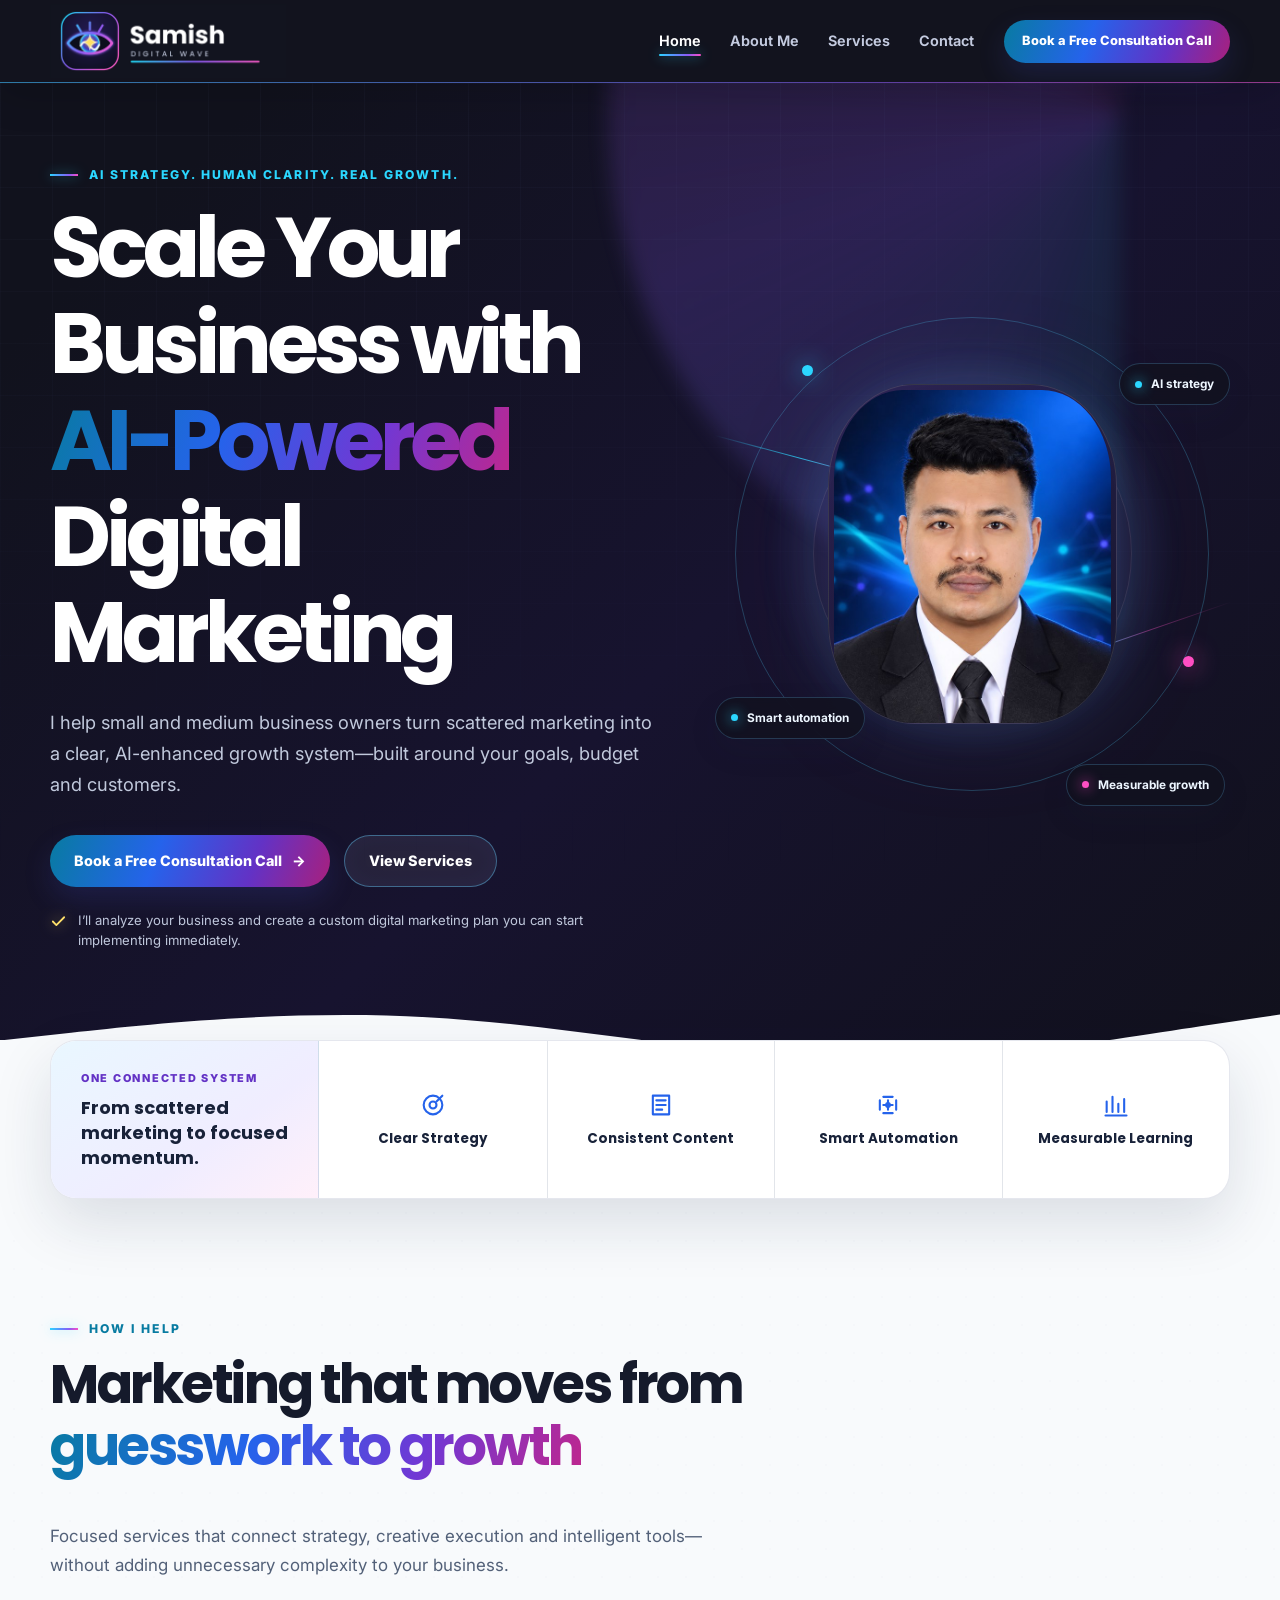
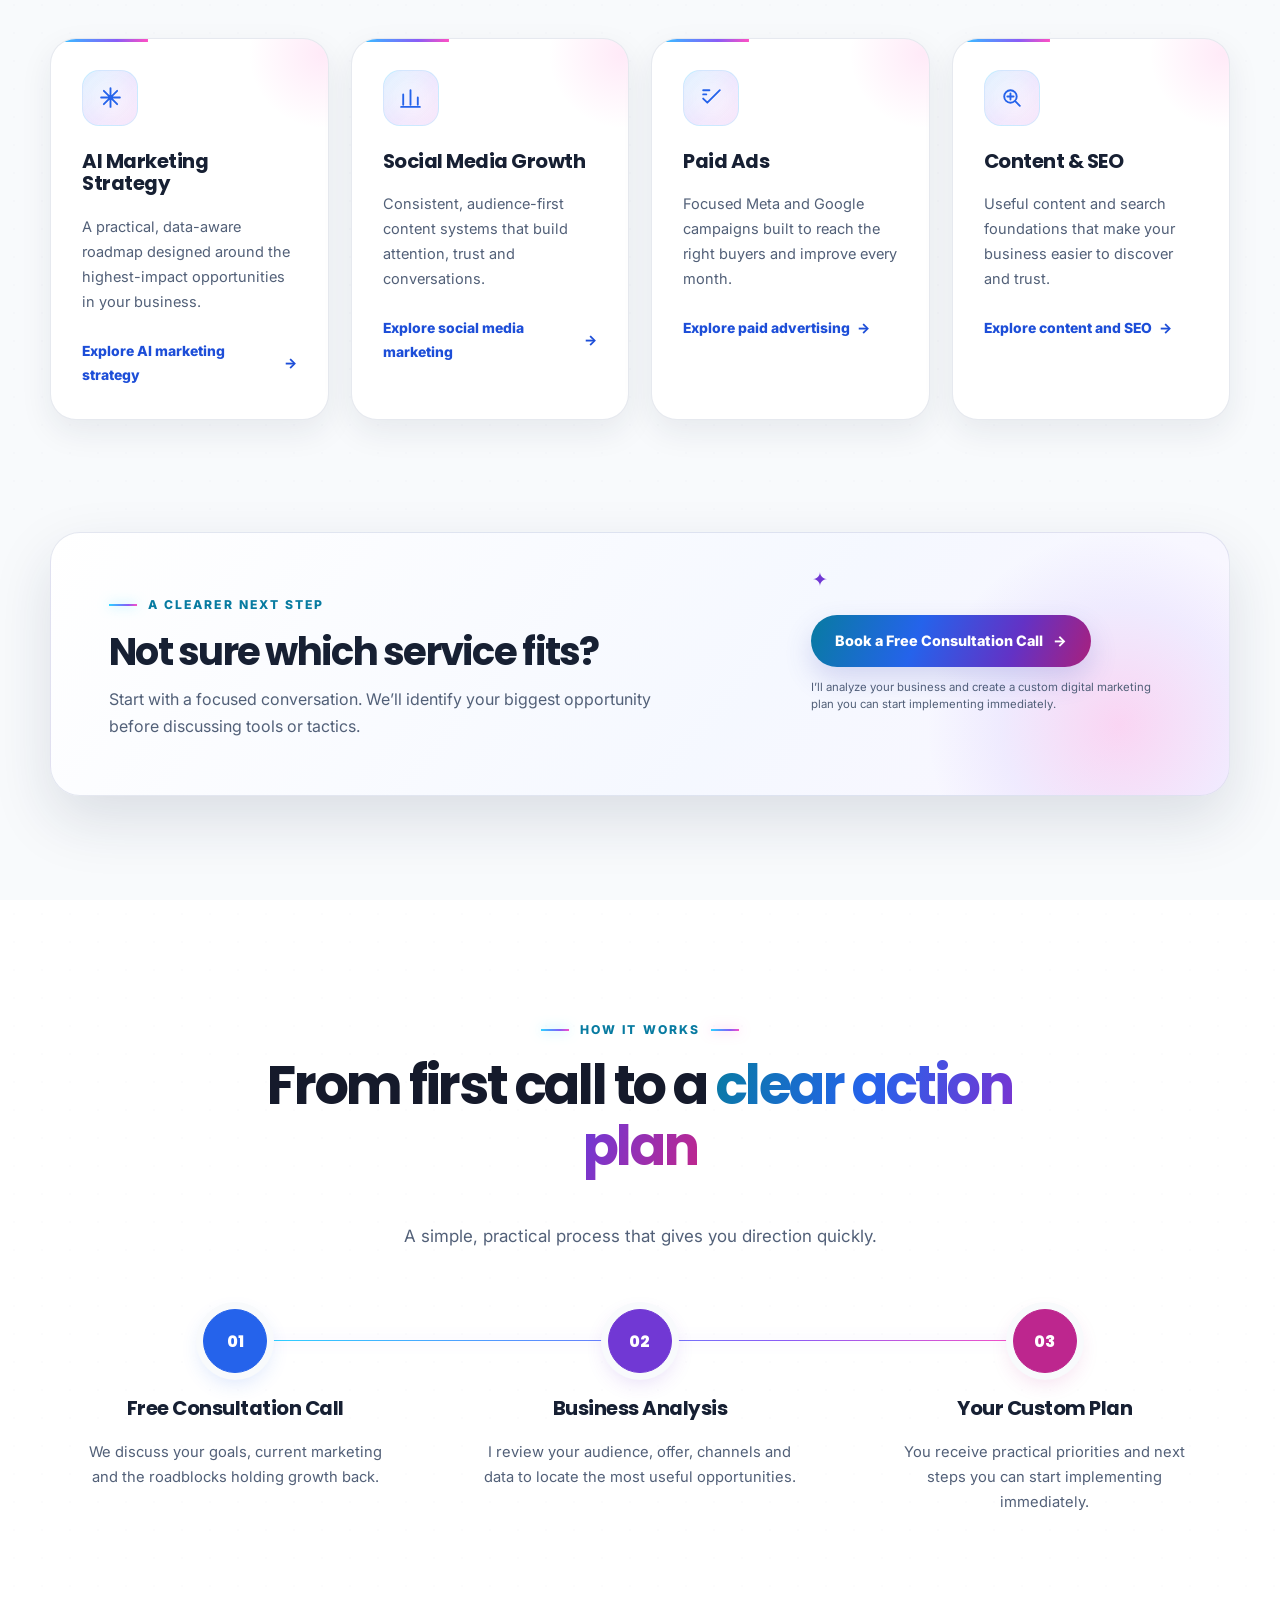
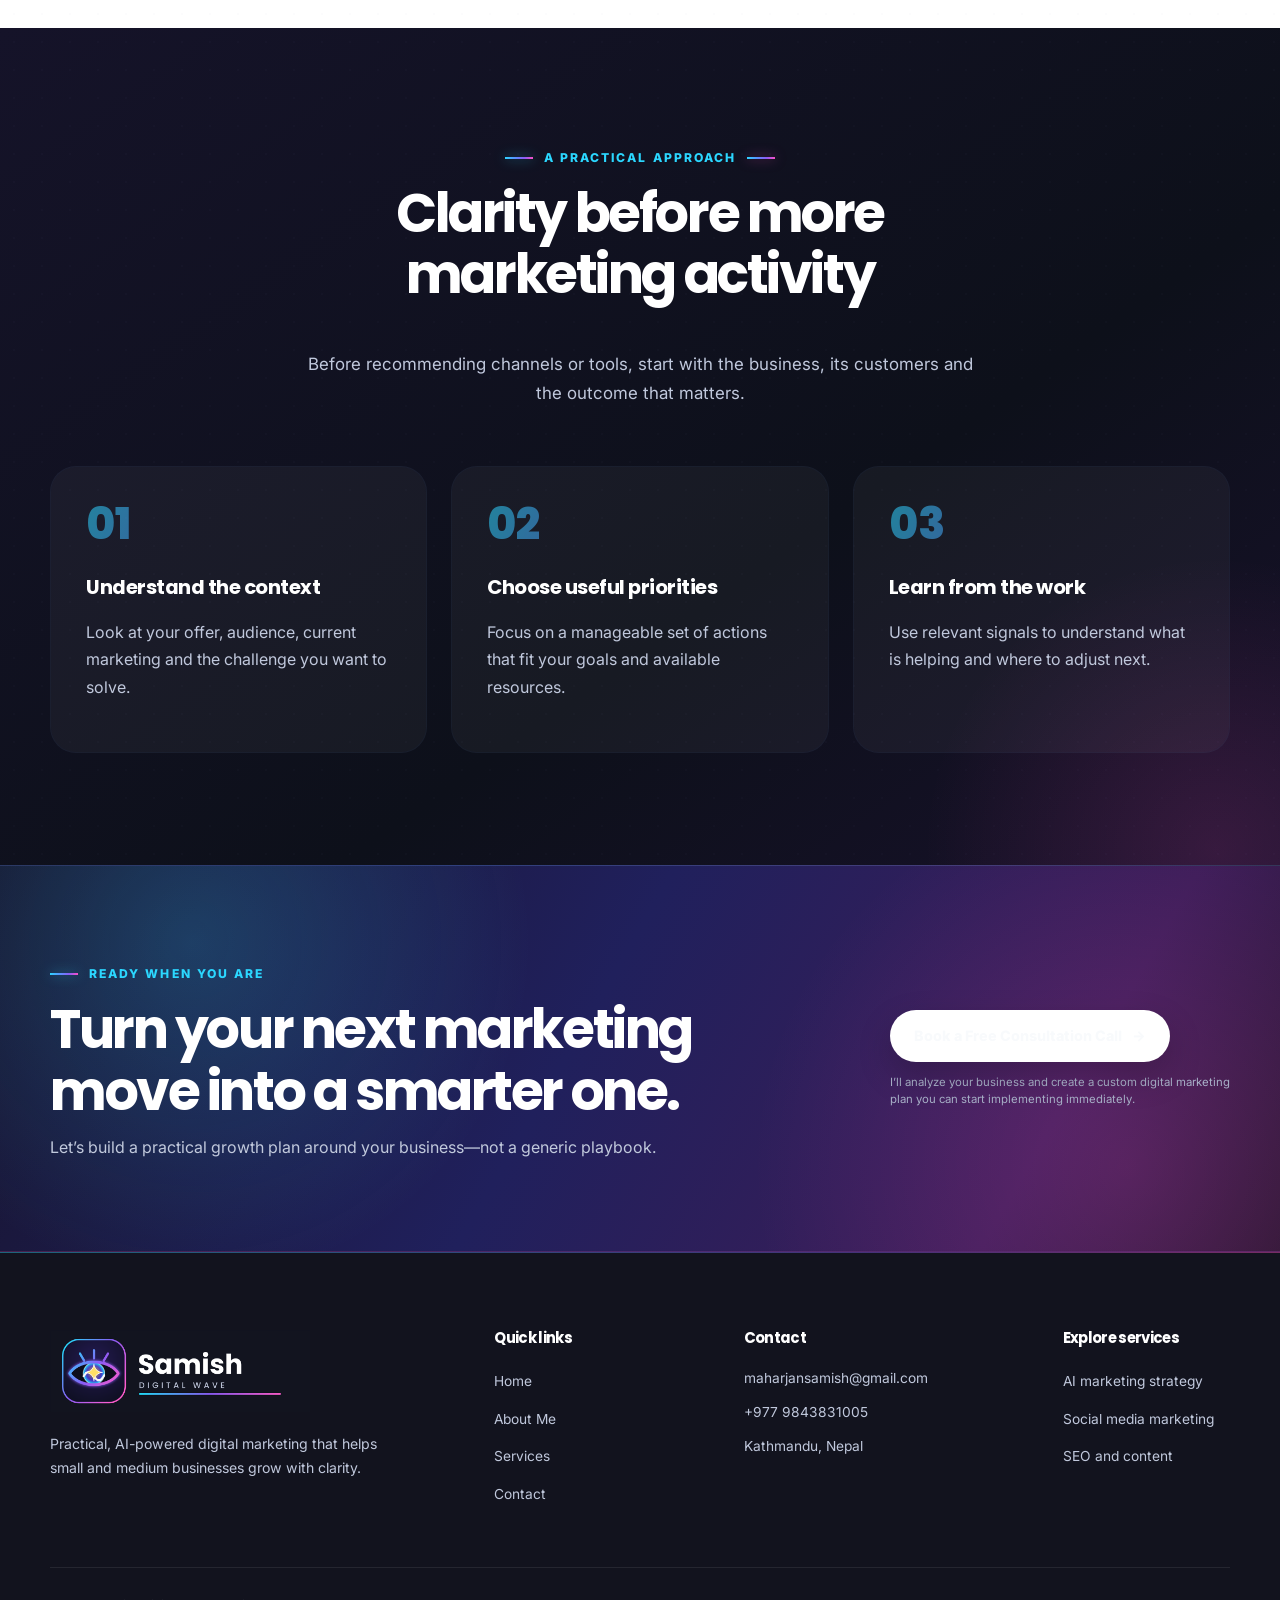
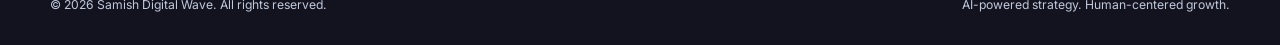
<file: index.html>
<!doctype html>
<html lang="en">
<head>
  <meta charset="utf-8">
  <meta name="viewport" content="width=device-width, initial-scale=1">
  <title>Samish Digital Wave | AI-Powered Digital Marketing</title>
  <meta name="description" content="Samish Maharjan helps small and medium businesses scale with practical AI-powered marketing strategy, content, paid ads, SEO and automation.">
  <link rel="canonical" href="https://www.samish.com.np/">
  <meta name="robots" content="index, follow">
  <meta name="theme-color" content="#10111B">
  <meta property="og:title" content="Samish Digital Wave | AI-Powered Digital Marketing">
  <meta property="og:description" content="Practical AI digital marketing strategies built to help small and medium businesses grow.">
  <meta property="og:type" content="website">
  <meta property="og:url" content="https://www.samish.com.np/">
  <meta property="og:image" content="https://www.samish.com.np/assets/samish-logo-stacked-dark.png">
  <meta property="og:image:alt" content="Samish Digital Wave logo">
  <meta name="twitter:card" content="summary_large_image">
  <meta name="twitter:title" content="Samish Digital Wave | AI-Powered Digital Marketing">
  <meta name="twitter:description" content="Practical AI digital marketing strategies built to help small and medium businesses grow.">
  <meta name="twitter:image" content="https://www.samish.com.np/assets/samish-logo-stacked-dark.png">
  <script type="application/ld+json">
  {
    "@context": "https://schema.org",
    "@graph": [
      {"@type":"Organization","@id":"https://www.samish.com.np/#organization","url":"https://www.samish.com.np/","name":"Samish Digital Wave","description":"AI-powered digital marketing strategy and services for small and medium businesses.","email":"maharjansamish@gmail.com","telephone":"+9779843831005","logo":{"@type":"ImageObject","url":"https://www.samish.com.np/assets/samish-logo-horizontal-960.png"},"address":{"@type":"PostalAddress","addressLocality":"Kathmandu","addressCountry":"NP"},"founder":{"@type":"Person","name":"Samish Maharjan","jobTitle":"AI-Powered Marketing Expert","email":"maharjansamish@gmail.com","image":"https://www.samish.com.np/assets/samish-maharjan-1106.jpg"},"knowsAbout":["AI marketing","digital marketing strategy","social media marketing","paid advertising","search engine optimization","content marketing","marketing automation"]},
      {"@type":"WebSite","@id":"https://www.samish.com.np/#website","url":"https://www.samish.com.np/","name":"Samish Digital Wave","publisher":{"@id":"https://www.samish.com.np/#organization"},"inLanguage":"en"},
      {"@type":"WebPage","@id":"https://www.samish.com.np/#webpage","url":"https://www.samish.com.np/","name":"Samish Digital Wave | AI-Powered Digital Marketing","description":"Practical AI digital marketing strategies built to help small and medium businesses grow.","isPartOf":{"@id":"https://www.samish.com.np/#website"},"about":{"@id":"https://www.samish.com.np/#organization"},"inLanguage":"en"}
    ]
  }
  </script>
  <link rel="icon" href="assets/samish-icon-512.png" type="image/png">
  <link rel="preconnect" href="https://fonts.googleapis.com">
  <link rel="preconnect" href="https://fonts.gstatic.com" crossorigin>
  <link rel="preload" as="style" href="https://fonts.googleapis.com/css2?family=Inter:wght@400;500;600;700;800&family=Poppins:wght@500;600;700&display=swap"><link href="https://fonts.googleapis.com/css2?family=Inter:wght@400;500;600;700;800&family=Poppins:wght@500;600;700&display=swap" rel="stylesheet" media="print" onload="this.media='all'"><noscript><link href="https://fonts.googleapis.com/css2?family=Inter:wght@400;500;600;700;800&family=Poppins:wght@500;600;700&display=swap" rel="stylesheet"></noscript>
  <link rel="stylesheet" href="css/style.css">
  <script src="js/script.js" defer></script>
</head>
<body>
  <a class="skip-link" href="#main-content">Skip to content</a>
  <header class="site-header">
    <div class="container nav-wrap">
      <a class="brand" href="index.html" aria-label="Samish Digital Wave home"><img src="assets/samish-logo-horizontal-960.png" width="960" height="300" alt="Samish Digital Wave" fetchpriority="high"></a>
      <button class="menu-toggle" type="button" aria-label="Toggle navigation" aria-controls="primary-menu" aria-expanded="false"><span></span><span></span><span></span></button>
      <nav class="nav-menu" id="primary-menu" aria-label="Primary navigation">
        <ul class="nav-links">
          <li><a class="nav-link" href="index.html" aria-current="page">Home</a></li>
          <li><a class="nav-link" href="about.html">About Me</a></li>
          <li><a class="nav-link" href="services.html">Services</a></li>
          <li><a class="nav-link" href="contact.html">Contact</a></li>
        </ul>
        <a class="btn btn-primary btn-small nav-cta" href="contact.html#book">Book a Free Consultation Call</a>
      </nav>
    </div>
  </header>

  <main id="main-content">
    <section class="hero">
      <div class="container hero-grid">
        <div class="hero-copy reveal">
          <span class="eyebrow">AI strategy. Human clarity. Real growth.</span>
          <h1>Scale Your Business with <span class="text-gradient">AI-Powered</span> Digital Marketing</h1>
          <p>I help small and medium business owners turn scattered marketing into a clear, AI-enhanced growth system—built around your goals, budget and customers.</p>
          <div class="button-row">
            <a class="btn btn-primary" href="contact.html#book">Book a Free Consultation Call <span class="arrow">→</span></a>
            <a class="btn btn-secondary" href="services.html">View Services</a>
          </div>
          <div class="cta-support">
            <svg viewBox="0 0 24 24" aria-hidden="true"><path d="M20 6 9 17l-5-5" fill="none" stroke="currentColor" stroke-width="2.5" stroke-linecap="round" stroke-linejoin="round"/></svg>
            <span>I’ll analyze your business and create a custom digital marketing plan you can start implementing immediately.</span>
          </div>
        </div>
        <div class="hero-art reveal reveal-delay-2" aria-label="Samish Maharjan framed by an AI growth orbit">
          <div class="orbit"></div><div class="signal-line one"></div><div class="signal-line two"></div>
          <div class="ai-core"><img class="hero-portrait" src="assets/samish-maharjan-1106.jpg" srcset="assets/samish-maharjan-600.jpg 600w, assets/samish-maharjan-1106.jpg 1106w" sizes="(max-width: 820px) min(50vw, 280px), 28vw" width="1106" height="1422" decoding="async" alt="Portrait of Samish Maharjan"></div>
          <span class="floating-label strategy">AI strategy</span><span class="floating-label automation">Smart automation</span><span class="floating-label growth">Measurable growth</span>
        </div>
      </div>
      <div class="wave-divider" aria-hidden="true"><svg viewBox="0 0 1440 90" preserveAspectRatio="none"><path fill="currentColor" d="M0 56 80 47c80-9 240-27 400-18s320 45 480 48 320-27 400-39l80-12v64H0Z"/></svg></div>
    </section>

    <section class="trust-strip" id="growth-system" aria-label="Connected marketing system">
      <div class="container">
        <div class="growth-panel reveal">
          <div class="growth-intro"><span>One connected system</span><strong>From scattered marketing to focused momentum.</strong></div>
          <div class="growth-item"><svg viewBox="0 0 24 24" aria-hidden="true"><circle cx="12" cy="12" r="8" fill="none" stroke="currentColor" stroke-width="1.8"/><circle cx="12" cy="12" r="3" fill="none" stroke="currentColor" stroke-width="1.8"/><path d="m15 9 5-5" fill="none" stroke="currentColor" stroke-width="1.8" stroke-linecap="round"/></svg><strong>Clear Strategy</strong></div>
          <div class="growth-item"><svg viewBox="0 0 24 24" aria-hidden="true"><path d="M5 4h14v16H5zM8 8h8M8 12h8M8 16h5" fill="none" stroke="currentColor" stroke-width="1.8" stroke-linecap="round" stroke-linejoin="round"/></svg><strong>Consistent Content</strong></div>
          <div class="growth-item"><svg viewBox="0 0 24 24" aria-hidden="true"><path d="M8 5h8M8 19h8M5 8v8M19 8v8M8 12h8M12 8v8" fill="none" stroke="currentColor" stroke-width="1.8" stroke-linecap="round"/><circle cx="12" cy="12" r="2.5" fill="currentColor"/></svg><strong>Smart Automation</strong></div>
          <div class="growth-item"><svg viewBox="0 0 24 24" aria-hidden="true"><path d="M4 18V9m5 9V5m5 13v-7m5 7V7M3 21h18" fill="none" stroke="currentColor" stroke-width="1.8" stroke-linecap="round"/></svg><strong>Measurable Learning</strong></div>
        </div>
      </div>
    </section>

    <section class="section" aria-labelledby="help-title">
      <div class="container">
        <div class="section-heading reveal"><span class="eyebrow">How I help</span><h2 id="help-title">Marketing that moves from <span class="text-gradient">guesswork to growth</span></h2><p>Focused services that connect strategy, creative execution and intelligent tools—without adding unnecessary complexity to your business.</p></div>
        <div class="card-grid">
          <article class="card reveal"><div class="icon-box"><svg viewBox="0 0 24 24" aria-hidden="true"><path d="M12 3v18M3 12h18M5.6 5.6l12.8 12.8M18.4 5.6 5.6 18.4" fill="none" stroke="currentColor" stroke-width="1.8" stroke-linecap="round"/></svg></div><h3>AI Marketing Strategy</h3><p>A practical, data-aware roadmap designed around the highest-impact opportunities in your business.</p><a class="text-link" href="services.html#strategy">Explore AI marketing strategy <span>→</span></a></article>
          <article class="card reveal reveal-delay-1"><div class="icon-box"><svg viewBox="0 0 24 24" aria-hidden="true"><path d="M5 19V9m7 10V5m7 14v-7M3 21h18" fill="none" stroke="currentColor" stroke-width="1.8" stroke-linecap="round"/></svg></div><h3>Social Media Growth</h3><p>Consistent, audience-first content systems that build attention, trust and conversations.</p><a class="text-link" href="services.html#social">Explore social media marketing <span>→</span></a></article>
          <article class="card reveal reveal-delay-2"><div class="icon-box"><svg viewBox="0 0 24 24" aria-hidden="true"><path d="m4 13 4 4L20 5M4 5h6M4 9h3" fill="none" stroke="currentColor" stroke-width="1.8" stroke-linecap="round" stroke-linejoin="round"/></svg></div><h3>Paid Ads</h3><p>Focused Meta and Google campaigns built to reach the right buyers and improve every month.</p><a class="text-link" href="services.html#ads">Explore paid advertising <span>→</span></a></article>
          <article class="card reveal reveal-delay-3"><div class="icon-box"><svg viewBox="0 0 24 24" aria-hidden="true"><circle cx="11" cy="11" r="6" fill="none" stroke="currentColor" stroke-width="1.8"/><path d="m16 16 4 4M8 11h6M11 8v6" fill="none" stroke="currentColor" stroke-width="1.8" stroke-linecap="round"/></svg></div><h3>Content &amp; SEO</h3><p>Useful content and search foundations that make your business easier to discover and trust.</p><a class="text-link" href="services.html#seo">Explore content and SEO <span>→</span></a></article>
        </div>
      </div>
    </section>

    <section class="mid-cta">
      <div class="container"><div class="cta-panel reveal"><div><span class="eyebrow">A clearer next step</span><h2>Not sure which service fits?</h2><p>Start with a focused conversation. We’ll identify your biggest opportunity before discussing tools or tactics.</p></div><div class="cta-action"><a class="btn btn-primary" href="contact.html#book">Book a Free Consultation Call <span class="arrow">→</span></a><small>I’ll analyze your business and create a custom digital marketing plan you can start implementing immediately.</small></div></div></div>
    </section>

    <section class="section section-white" aria-labelledby="process-title">
      <div class="container">
        <div class="section-heading center reveal"><span class="eyebrow">How it works</span><h2 id="process-title">From first call to a <span class="text-gradient">clear action plan</span></h2><p>A simple, practical process that gives you direction quickly.</p></div>
        <div class="process-grid">
          <article class="process-step reveal"><span class="step-number">01</span><h3>Free Consultation Call</h3><p>We discuss your goals, current marketing and the roadblocks holding growth back.</p></article>
          <article class="process-step reveal reveal-delay-1"><span class="step-number">02</span><h3>Business Analysis</h3><p>I review your audience, offer, channels and data to locate the most useful opportunities.</p></article>
          <article class="process-step reveal reveal-delay-2"><span class="step-number">03</span><h3>Your Custom Plan</h3><p>You receive practical priorities and next steps you can start implementing immediately.</p></article>
        </div>
      </div>
    </section>

    <section class="section section-dark" aria-labelledby="approach-title">
      <div class="container">
        <div class="section-heading center reveal"><span class="eyebrow">A practical approach</span><h2 id="approach-title">Clarity before more marketing activity</h2><p>Before recommending channels or tools, start with the business, its customers and the outcome that matters.</p></div>
        <div class="values-grid">
          <article class="value-card reveal"><span class="value-number">01</span><h3>Understand the context</h3><p>Look at your offer, audience, current marketing and the challenge you want to solve.</p></article>
          <article class="value-card reveal reveal-delay-1"><span class="value-number">02</span><h3>Choose useful priorities</h3><p>Focus on a manageable set of actions that fit your goals and available resources.</p></article>
          <article class="value-card reveal reveal-delay-2"><span class="value-number">03</span><h3>Learn from the work</h3><p>Use relevant signals to understand what is helping and where to adjust next.</p></article>
        </div>
      </div>
    </section>

    <section class="final-cta"><div class="container inner"><div><span class="eyebrow">Ready when you are</span><h2>Turn your next marketing move into a smarter one.</h2><p>Let’s build a practical growth plan around your business—not a generic playbook.</p></div><div class="action"><a class="btn btn-dark" href="contact.html#book">Book a Free Consultation Call <span class="arrow">→</span></a><small>I’ll analyze your business and create a custom digital marketing plan you can start implementing immediately.</small></div></div></section>
  </main>

  <footer class="site-footer">
    <div class="container"><div class="footer-grid"><div><a class="footer-brand" href="index.html"><img src="assets/samish-logo-horizontal-960.png" width="960" height="300" alt="Samish Digital Wave" loading="lazy" decoding="async"></a><p class="footer-about">Practical, AI-powered digital marketing that helps small and medium businesses grow with clarity.</p></div><div><h2>Quick links</h2><ul class="footer-links"><li><a href="index.html">Home</a></li><li><a href="about.html">About Me</a></li><li><a href="services.html">Services</a></li><li><a href="contact.html">Contact</a></li></ul></div><div class="footer-contact"><h2>Contact</h2><p><a href="mailto:maharjansamish@gmail.com">maharjansamish@gmail.com</a></p><p><a href="tel:+9779843831005">+977 9843831005</a></p><p>Kathmandu, Nepal</p></div><div><h2>Explore services</h2><ul class="footer-links"><li><a href="services.html#strategy">AI marketing strategy</a></li><li><a href="services.html#social">Social media marketing</a></li><li><a href="services.html#seo">SEO and content</a></li></ul></div></div><div class="footer-bottom"><p>© 2026 Samish Digital Wave. All rights reserved.</p><p>AI-powered strategy. Human-centered growth.</p></div></div>
  </footer>
</body>
</html>
</file>
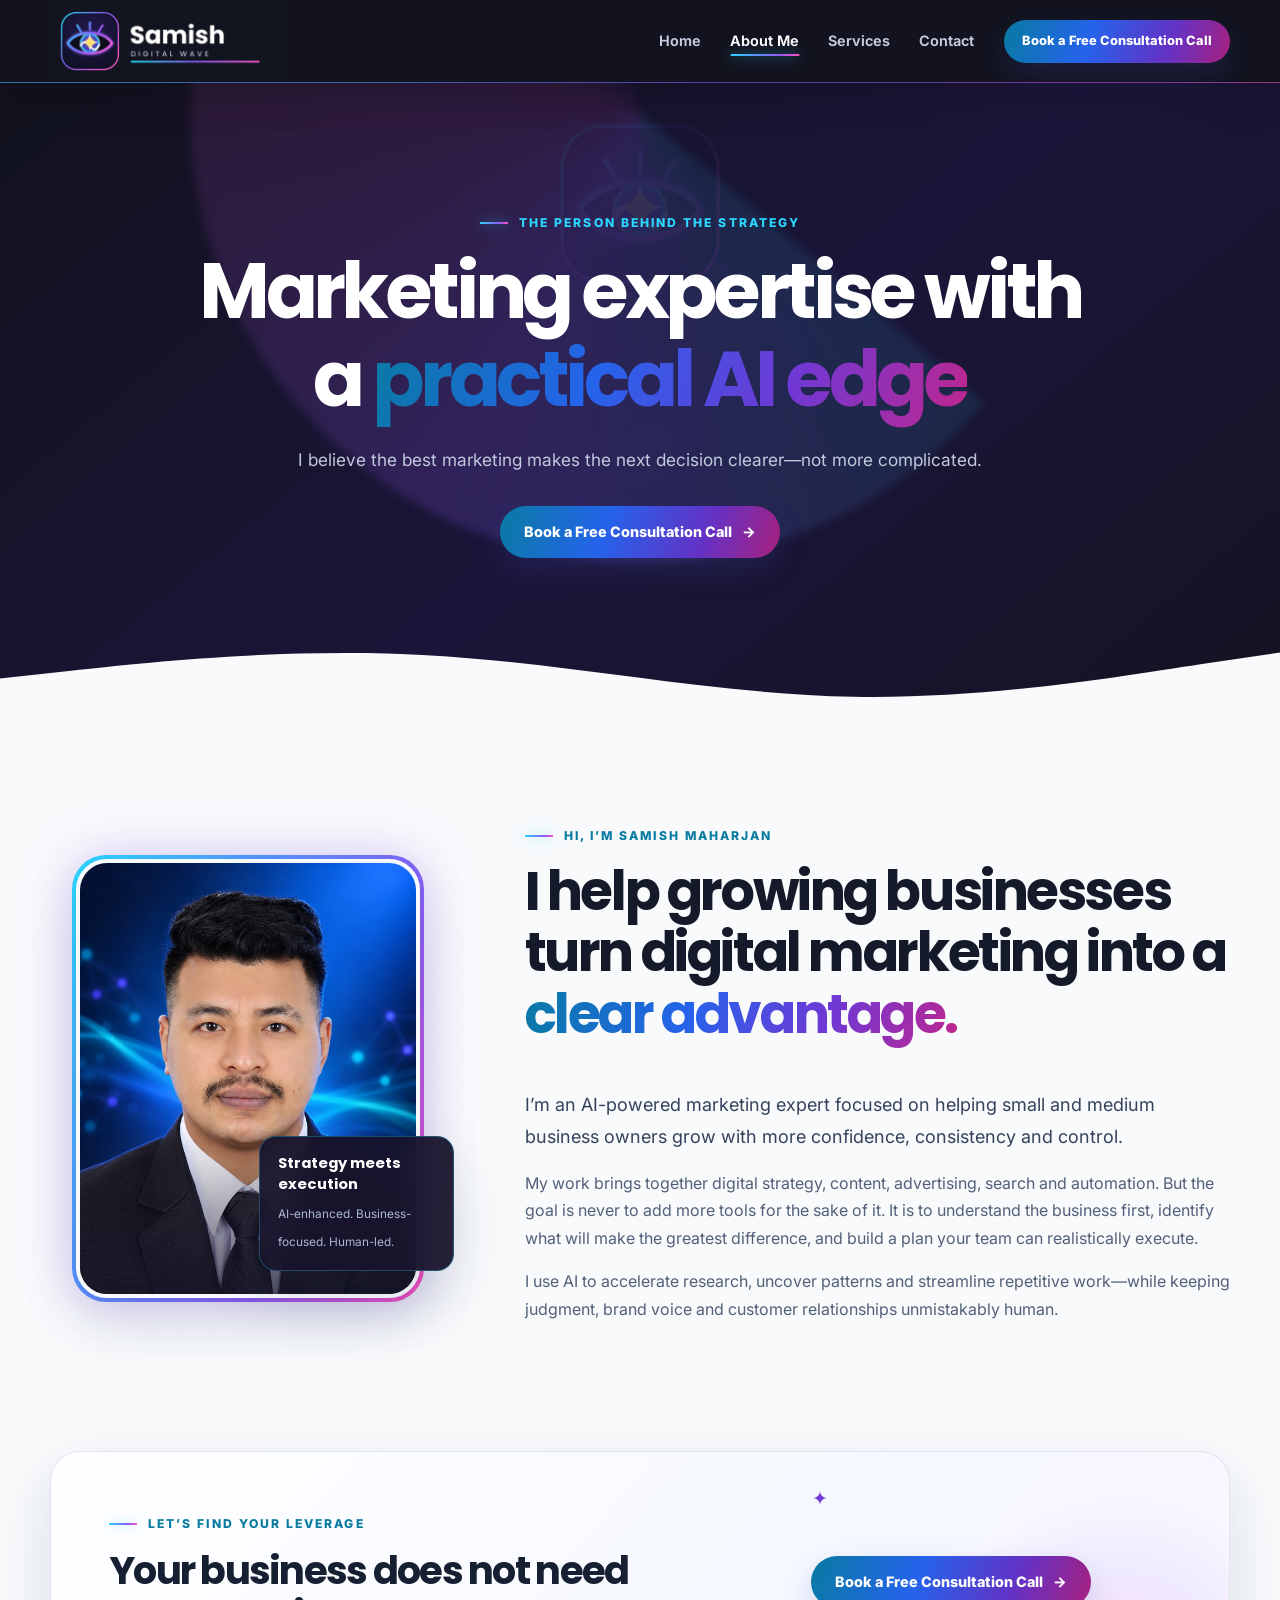
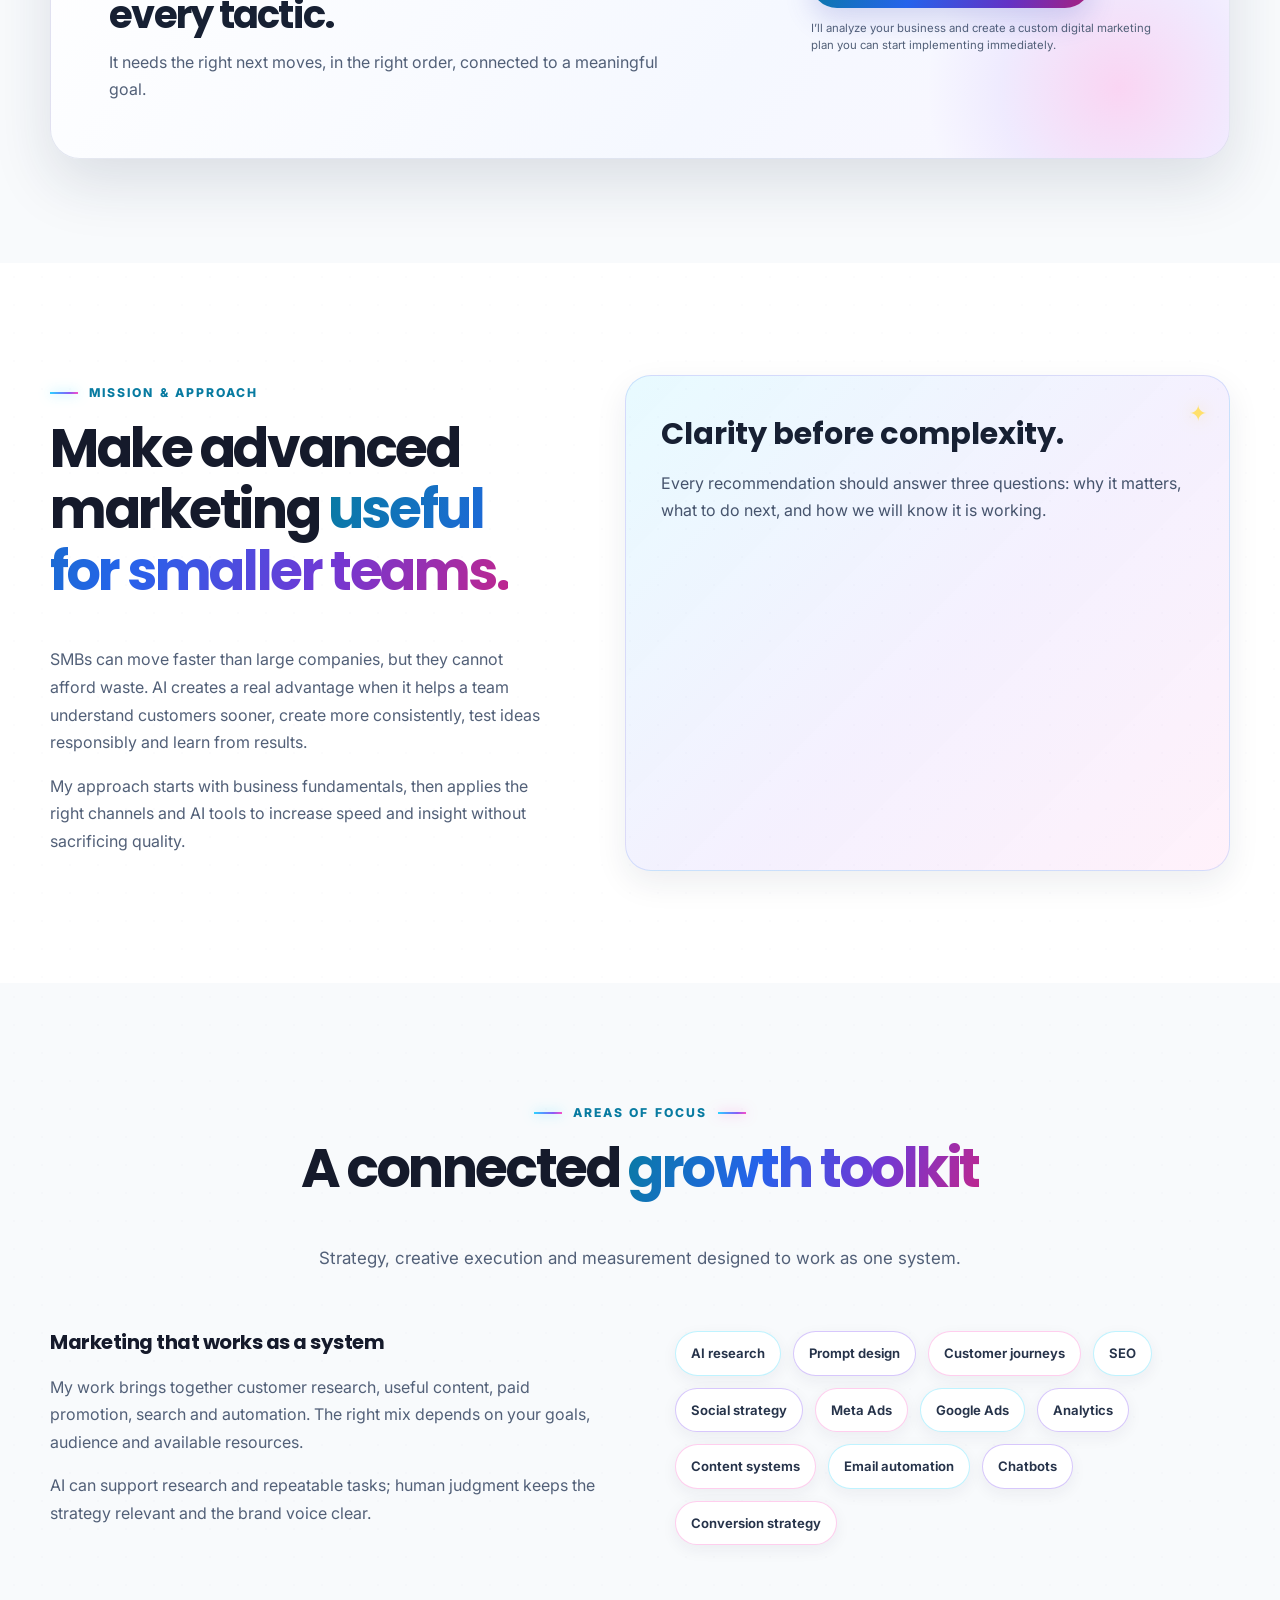
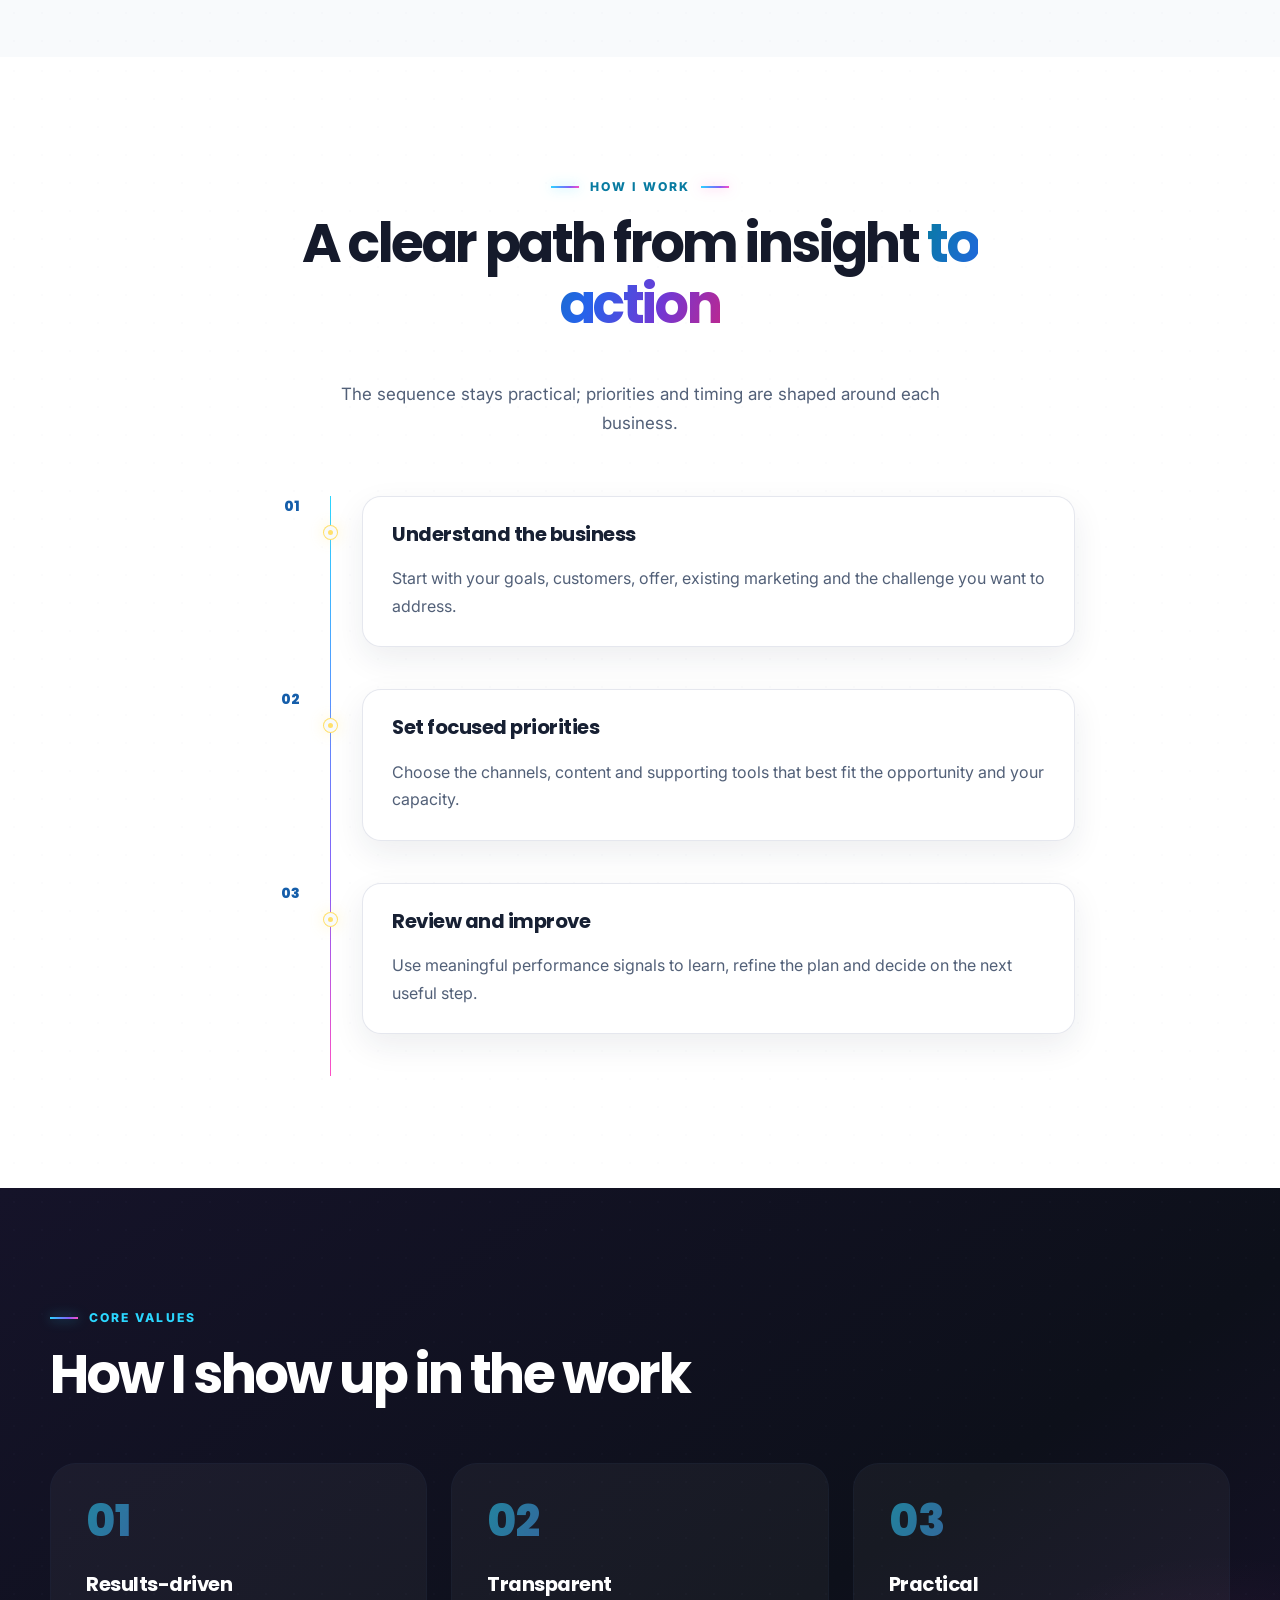
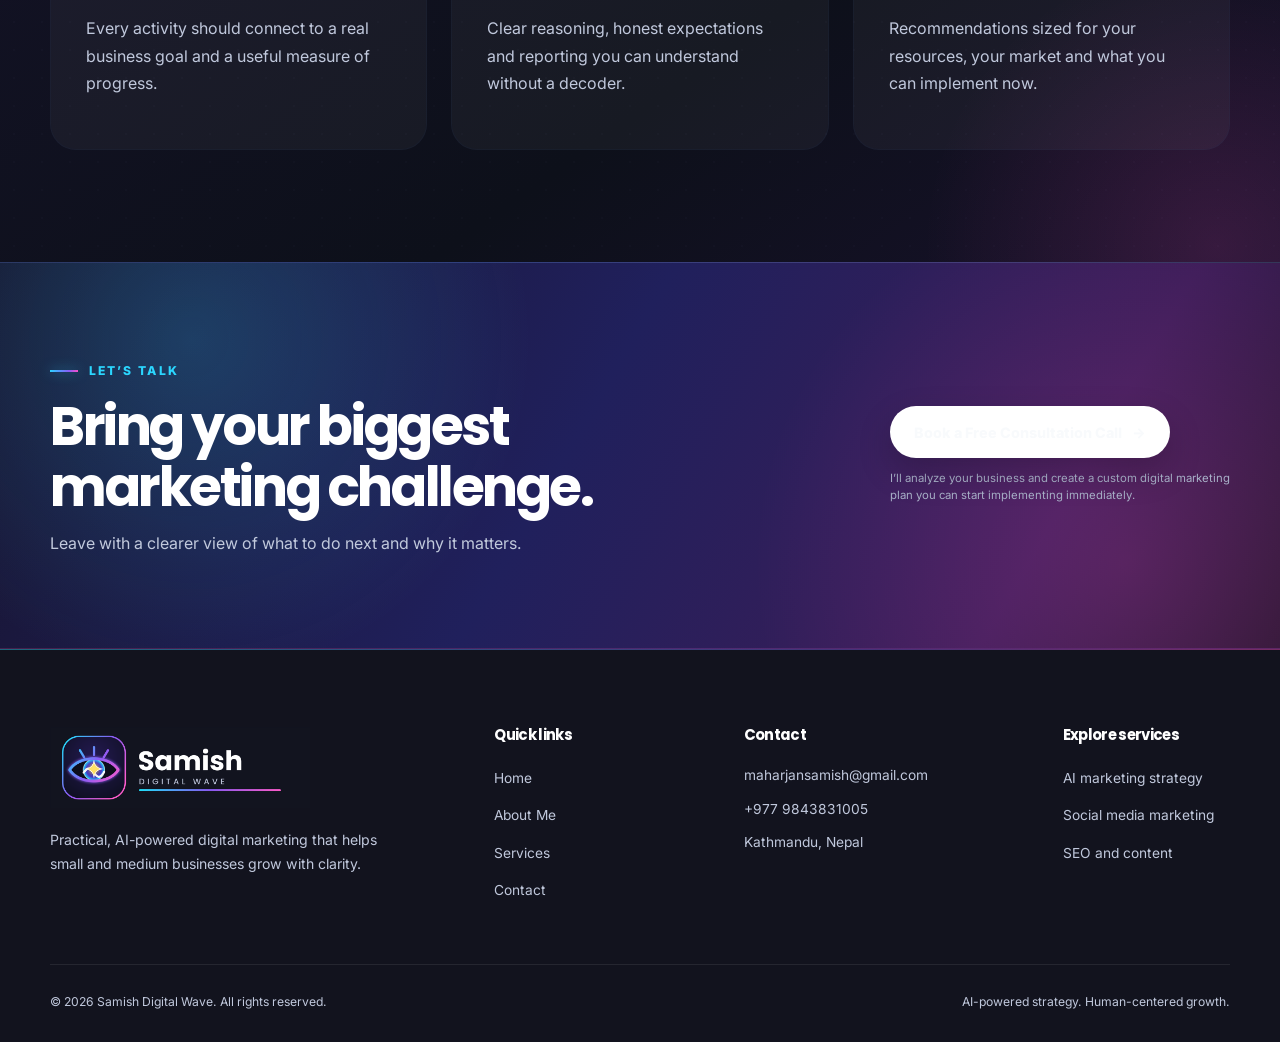
<file: about.html>
<!doctype html><html lang="en"><head>
  <meta charset="utf-8"><meta name="viewport" content="width=device-width, initial-scale=1">
  <title>About Samish Maharjan | Samish Digital Wave</title>
  <meta name="description" content="Meet Samish Maharjan, an AI-powered marketing expert helping small and medium businesses grow with practical, transparent digital strategy.">
  <link rel="canonical" href="https://www.samish.com.np/about.html"><meta name="robots" content="index, follow">
  <meta name="theme-color" content="#10111B"><meta property="og:title" content="About Samish Maharjan | Samish Digital Wave"><meta property="og:description" content="A practical, AI-driven approach to sustainable small-business growth."><meta property="og:type" content="profile"><meta property="og:url" content="https://www.samish.com.np/about.html"><meta property="og:image" content="https://www.samish.com.np/assets/samish-logo-stacked-dark.png"><meta property="og:image:alt" content="Samish Digital Wave logo"><meta name="twitter:card" content="summary_large_image"><meta name="twitter:title" content="About Samish Maharjan | Samish Digital Wave"><meta name="twitter:description" content="A practical, AI-driven approach to sustainable small-business growth."><meta name="twitter:image" content="https://www.samish.com.np/assets/samish-logo-stacked-dark.png">
  <script type="application/ld+json">
  {"@context":"https://schema.org","@graph":[
    {"@type":"Organization","@id":"https://www.samish.com.np/#organization","url":"https://www.samish.com.np/","name":"Samish Digital Wave","email":"maharjansamish@gmail.com","telephone":"+9779843831005","logo":{"@type":"ImageObject","url":"https://www.samish.com.np/assets/samish-logo-horizontal-960.png"},"address":{"@type":"PostalAddress","addressLocality":"Kathmandu","addressCountry":"NP"}},
    {"@type":"Person","@id":"https://www.samish.com.np/#samish-maharjan","name":"Samish Maharjan","jobTitle":"AI-Powered Marketing Expert","description":"AI-powered marketing expert helping small and medium businesses grow with practical, transparent digital strategy.","image":"https://www.samish.com.np/assets/samish-maharjan-1106.jpg","email":"maharjansamish@gmail.com","telephone":"+9779843831005","address":{"@type":"PostalAddress","addressLocality":"Kathmandu","addressCountry":"NP"},"worksFor":{"@id":"https://www.samish.com.np/#organization"},"knowsAbout":["AI marketing","digital marketing strategy","social media marketing","paid advertising","SEO","content marketing","marketing automation"]},
    {"@type":"AboutPage","@id":"https://www.samish.com.np/about.html#webpage","url":"https://www.samish.com.np/about.html","name":"About Samish Maharjan | Samish Digital Wave","description":"Meet Samish Maharjan and learn about his AI-powered approach to small-business marketing.","mainEntity":{"@id":"https://www.samish.com.np/#samish-maharjan"},"publisher":{"@id":"https://www.samish.com.np/#organization"},"inLanguage":"en"}
  ]}
  </script>
  <link rel="icon" href="assets/samish-icon-512.png" type="image/png"><link rel="preconnect" href="https://fonts.googleapis.com"><link rel="preconnect" href="https://fonts.gstatic.com" crossorigin><link rel="preload" as="style" href="https://fonts.googleapis.com/css2?family=Inter:wght@400;500;600;700;800&family=Poppins:wght@500;600;700&display=swap"><link href="https://fonts.googleapis.com/css2?family=Inter:wght@400;500;600;700;800&family=Poppins:wght@500;600;700&display=swap" rel="stylesheet" media="print" onload="this.media='all'"><noscript><link href="https://fonts.googleapis.com/css2?family=Inter:wght@400;500;600;700;800&family=Poppins:wght@500;600;700&display=swap" rel="stylesheet"></noscript><link rel="stylesheet" href="css/style.css"><script src="js/script.js" defer></script>
</head><body>
  <a class="skip-link" href="#main-content">Skip to content</a>
  <header class="site-header"><div class="container nav-wrap"><a class="brand" href="index.html" aria-label="Samish Digital Wave home"><img src="assets/samish-logo-horizontal-960.png" width="960" height="300" alt="Samish Digital Wave"></a><button class="menu-toggle" type="button" aria-label="Toggle navigation" aria-controls="primary-menu" aria-expanded="false"><span></span><span></span><span></span></button><nav class="nav-menu" id="primary-menu" aria-label="Primary navigation"><ul class="nav-links"><li><a class="nav-link" href="index.html">Home</a></li><li><a class="nav-link" href="about.html" aria-current="page">About Me</a></li><li><a class="nav-link" href="services.html">Services</a></li><li><a class="nav-link" href="contact.html">Contact</a></li></ul><a class="btn btn-primary btn-small nav-cta" href="contact.html#book">Book a Free Consultation Call</a></nav></div></header>
  <main id="main-content">
    <section class="page-hero"><div class="container reveal"><span class="eyebrow">The person behind the strategy</span><h1>Marketing expertise with a <span class="text-gradient">practical AI edge</span></h1><p>I believe the best marketing makes the next decision clearer—not more complicated.</p><div class="button-row"><a class="btn btn-primary" href="contact.html#book">Book a Free Consultation Call <span class="arrow">→</span></a></div></div><div class="wave-divider" aria-hidden="true"><svg viewBox="0 0 1440 90" preserveAspectRatio="none"><path fill="currentColor" d="M0 56 80 47c80-9 240-27 400-18s320 45 480 48 320-27 400-39l80-12v64H0Z"/></svg></div></section>

    <section class="section" id="about-story"><div class="container about-intro">
      <div class="portrait-wrap reveal"><div class="portrait-frame"><img src="assets/samish-maharjan-1106.jpg" srcset="assets/samish-maharjan-600.jpg 600w, assets/samish-maharjan-1106.jpg 1106w" sizes="(max-width: 358px) calc(100vw - 28px), (max-width: 820px) 330px, 344px" alt="Samish Maharjan, in a dark suit against a blue digital background" width="1106" height="1422" loading="lazy" decoding="async"></div><div class="portrait-badge"><strong>Strategy meets execution</strong><span>AI-enhanced. Business-focused. Human-led.</span></div></div>
      <div class="reveal reveal-delay-1"><span class="eyebrow">Hi, I’m Samish Maharjan</span><h2>I help growing businesses turn digital marketing into a <span class="text-gradient">clear advantage.</span></h2><p class="lead">I’m an AI-powered marketing expert focused on helping small and medium business owners grow with more confidence, consistency and control.</p><p>My work brings together digital strategy, content, advertising, search and automation. But the goal is never to add more tools for the sake of it. It is to understand the business first, identify what will make the greatest difference, and build a plan your team can realistically execute.</p><p>I use AI to accelerate research, uncover patterns and streamline repetitive work—while keeping judgment, brand voice and customer relationships unmistakably human.</p></div>
    </div></section>

    <section class="mid-cta"><div class="container"><div class="cta-panel reveal"><div><span class="eyebrow">Let’s find your leverage</span><h2>Your business does not need every tactic.</h2><p>It needs the right next moves, in the right order, connected to a meaningful goal.</p></div><div class="cta-action"><a class="btn btn-primary" href="contact.html#book">Book a Free Consultation Call <span class="arrow">→</span></a><small>I’ll analyze your business and create a custom digital marketing plan you can start implementing immediately.</small></div></div></div></section>

    <section class="section section-white"><div class="container mission-grid"><div class="reveal"><span class="eyebrow">Mission &amp; approach</span><h2>Make advanced marketing <span class="text-gradient">useful for smaller teams.</span></h2><p>SMBs can move faster than large companies, but they cannot afford waste. AI creates a real advantage when it helps a team understand customers sooner, create more consistently, test ideas responsibly and learn from results.</p><p>My approach starts with business fundamentals, then applies the right channels and AI tools to increase speed and insight without sacrificing quality.</p></div><aside class="mission-aside reveal reveal-delay-1"><strong>Clarity before complexity.</strong><p>Every recommendation should answer three questions: why it matters, what to do next, and how we will know it is working.</p></aside></div></section>

    <section class="section" aria-labelledby="skills-title"><div class="container"><div class="section-heading center reveal"><span class="eyebrow">Areas of focus</span><h2 id="skills-title">A connected <span class="text-gradient">growth toolkit</span></h2><p>Strategy, creative execution and measurement designed to work as one system.</p></div><div class="skills-wrap">
      <div class="reveal"><h3>Marketing that works as a system</h3><p>My work brings together customer research, useful content, paid promotion, search and automation. The right mix depends on your goals, audience and available resources.</p><p>AI can support research and repeatable tasks; human judgment keeps the strategy relevant and the brand voice clear.</p></div>
      <div class="tag-cloud reveal reveal-delay-1" aria-label="Marketing skills"><span class="tag">AI research</span><span class="tag">Prompt design</span><span class="tag">Customer journeys</span><span class="tag">SEO</span><span class="tag">Social strategy</span><span class="tag">Meta Ads</span><span class="tag">Google Ads</span><span class="tag">Analytics</span><span class="tag">Content systems</span><span class="tag">Email automation</span><span class="tag">Chatbots</span><span class="tag">Conversion strategy</span></div>
    </div></div></section>

    <section class="section section-white" aria-labelledby="journey-title"><div class="container"><div class="section-heading center reveal"><span class="eyebrow">How I work</span><h2 id="journey-title">A clear path from insight <span class="text-gradient">to action</span></h2><p>The sequence stays practical; priorities and timing are shaped around each business.</p></div><div class="timeline">
      <article class="timeline-item reveal"><div class="timeline-year">01</div><div class="timeline-content"><h3>Understand the business</h3><p>Start with your goals, customers, offer, existing marketing and the challenge you want to address.</p></div></article>
      <article class="timeline-item reveal"><div class="timeline-year">02</div><div class="timeline-content"><h3>Set focused priorities</h3><p>Choose the channels, content and supporting tools that best fit the opportunity and your capacity.</p></div></article>
      <article class="timeline-item reveal"><div class="timeline-year">03</div><div class="timeline-content"><h3>Review and improve</h3><p>Use meaningful performance signals to learn, refine the plan and decide on the next useful step.</p></div></article>
    </div></div></section>

    <section class="section section-dark" aria-labelledby="values-title"><div class="container"><div class="section-heading reveal"><span class="eyebrow">Core values</span><h2 id="values-title">How I show up in the work</h2></div><div class="values-grid"><article class="value-card reveal"><span class="value-number">01</span><h3>Results-driven</h3><p>Every activity should connect to a real business goal and a useful measure of progress.</p></article><article class="value-card reveal reveal-delay-1"><span class="value-number">02</span><h3>Transparent</h3><p>Clear reasoning, honest expectations and reporting you can understand without a decoder.</p></article><article class="value-card reveal reveal-delay-2"><span class="value-number">03</span><h3>Practical</h3><p>Recommendations sized for your resources, your market and what you can implement now.</p></article></div></div></section>

    <section class="final-cta"><div class="container inner"><div><span class="eyebrow">Let’s talk</span><h2>Bring your biggest marketing challenge.</h2><p>Leave with a clearer view of what to do next and why it matters.</p></div><div class="action"><a class="btn btn-dark" href="contact.html#book">Book a Free Consultation Call <span class="arrow">→</span></a><small>I’ll analyze your business and create a custom digital marketing plan you can start implementing immediately.</small></div></div></section>
  </main>
  <footer class="site-footer"><div class="container"><div class="footer-grid"><div><a class="footer-brand" href="index.html"><img src="assets/samish-logo-horizontal-960.png" width="960" height="300" alt="Samish Digital Wave" loading="lazy" decoding="async"></a><p class="footer-about">Practical, AI-powered digital marketing that helps small and medium businesses grow with clarity.</p></div><div><h2>Quick links</h2><ul class="footer-links"><li><a href="index.html">Home</a></li><li><a href="about.html">About Me</a></li><li><a href="services.html">Services</a></li><li><a href="contact.html">Contact</a></li></ul></div><div class="footer-contact"><h2>Contact</h2><p><a href="mailto:maharjansamish@gmail.com">maharjansamish@gmail.com</a></p><p><a href="tel:+9779843831005">+977 9843831005</a></p><p>Kathmandu, Nepal</p></div><div><h2>Explore services</h2><ul class="footer-links"><li><a href="services.html#strategy">AI marketing strategy</a></li><li><a href="services.html#social">Social media marketing</a></li><li><a href="services.html#seo">SEO and content</a></li></ul></div></div><div class="footer-bottom"><p>© 2026 Samish Digital Wave. All rights reserved.</p><p>AI-powered strategy. Human-centered growth.</p></div></div></footer>
</body></html>
</file>
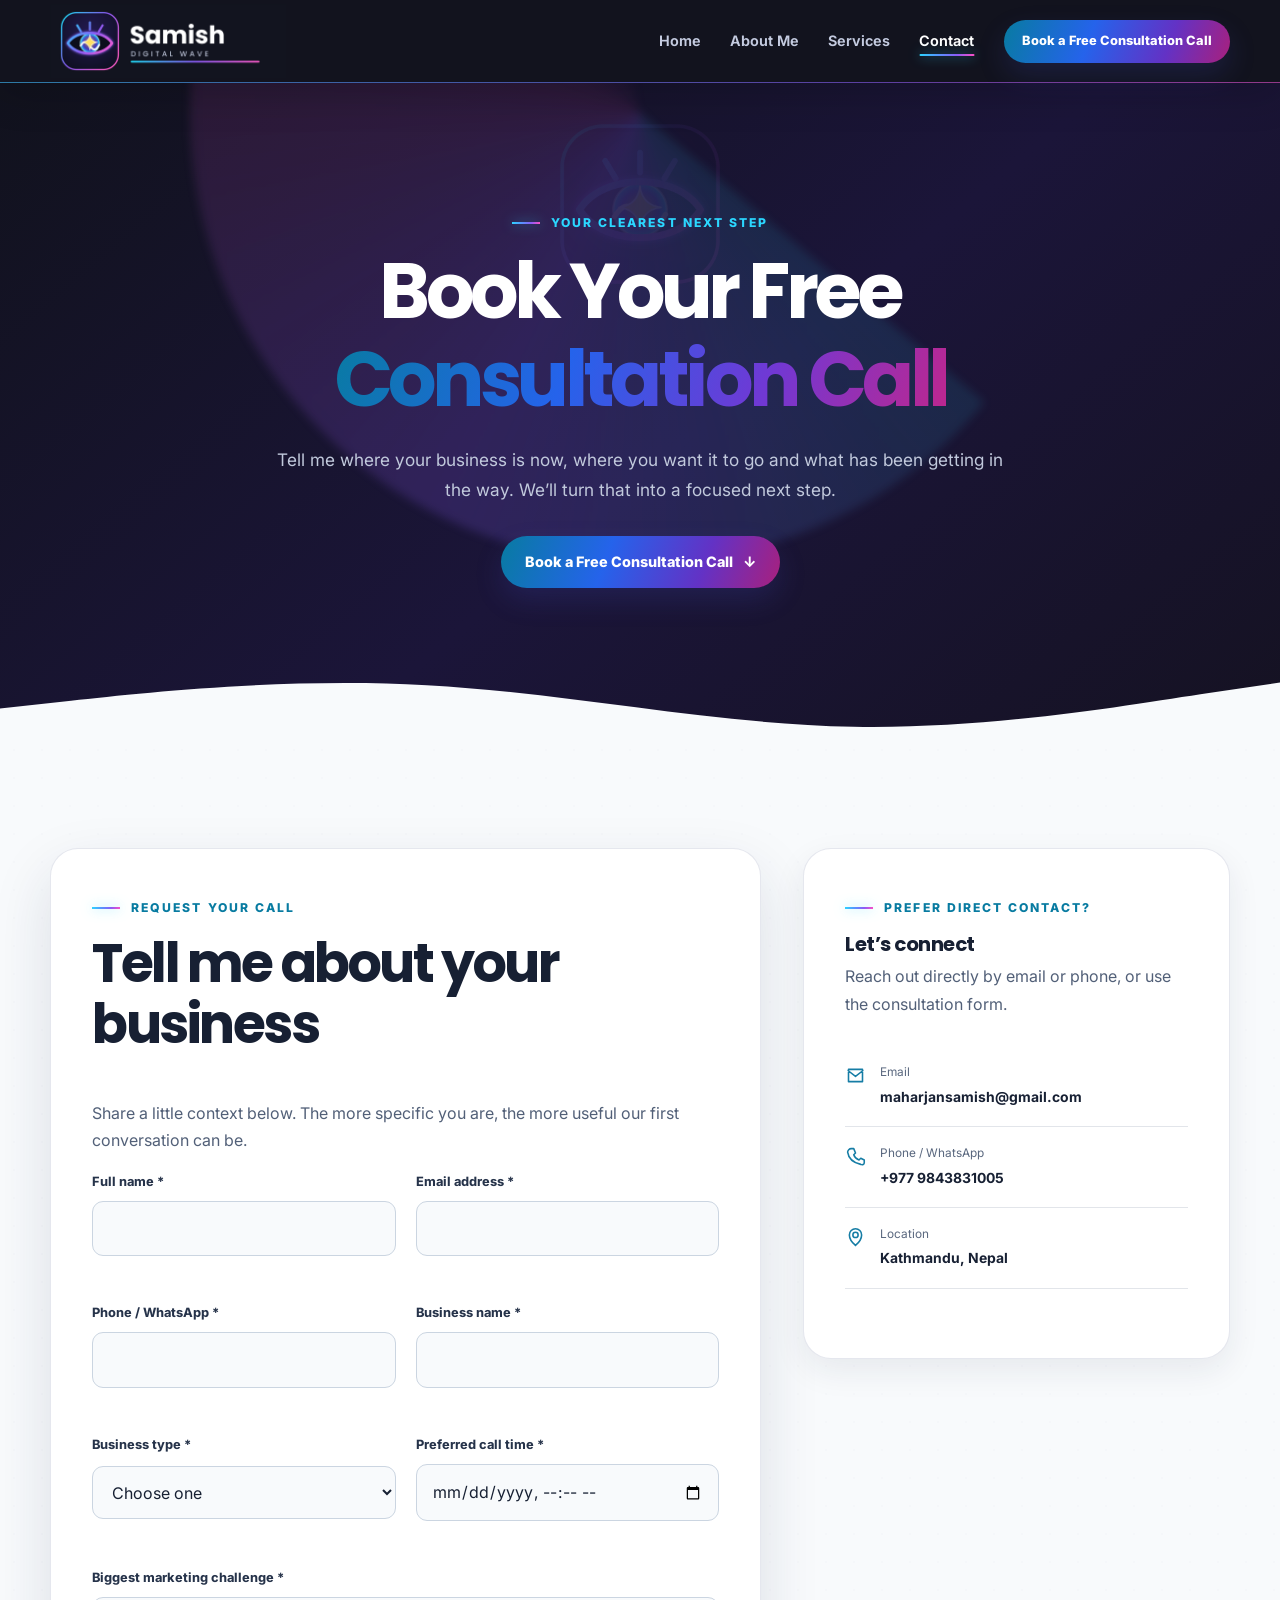
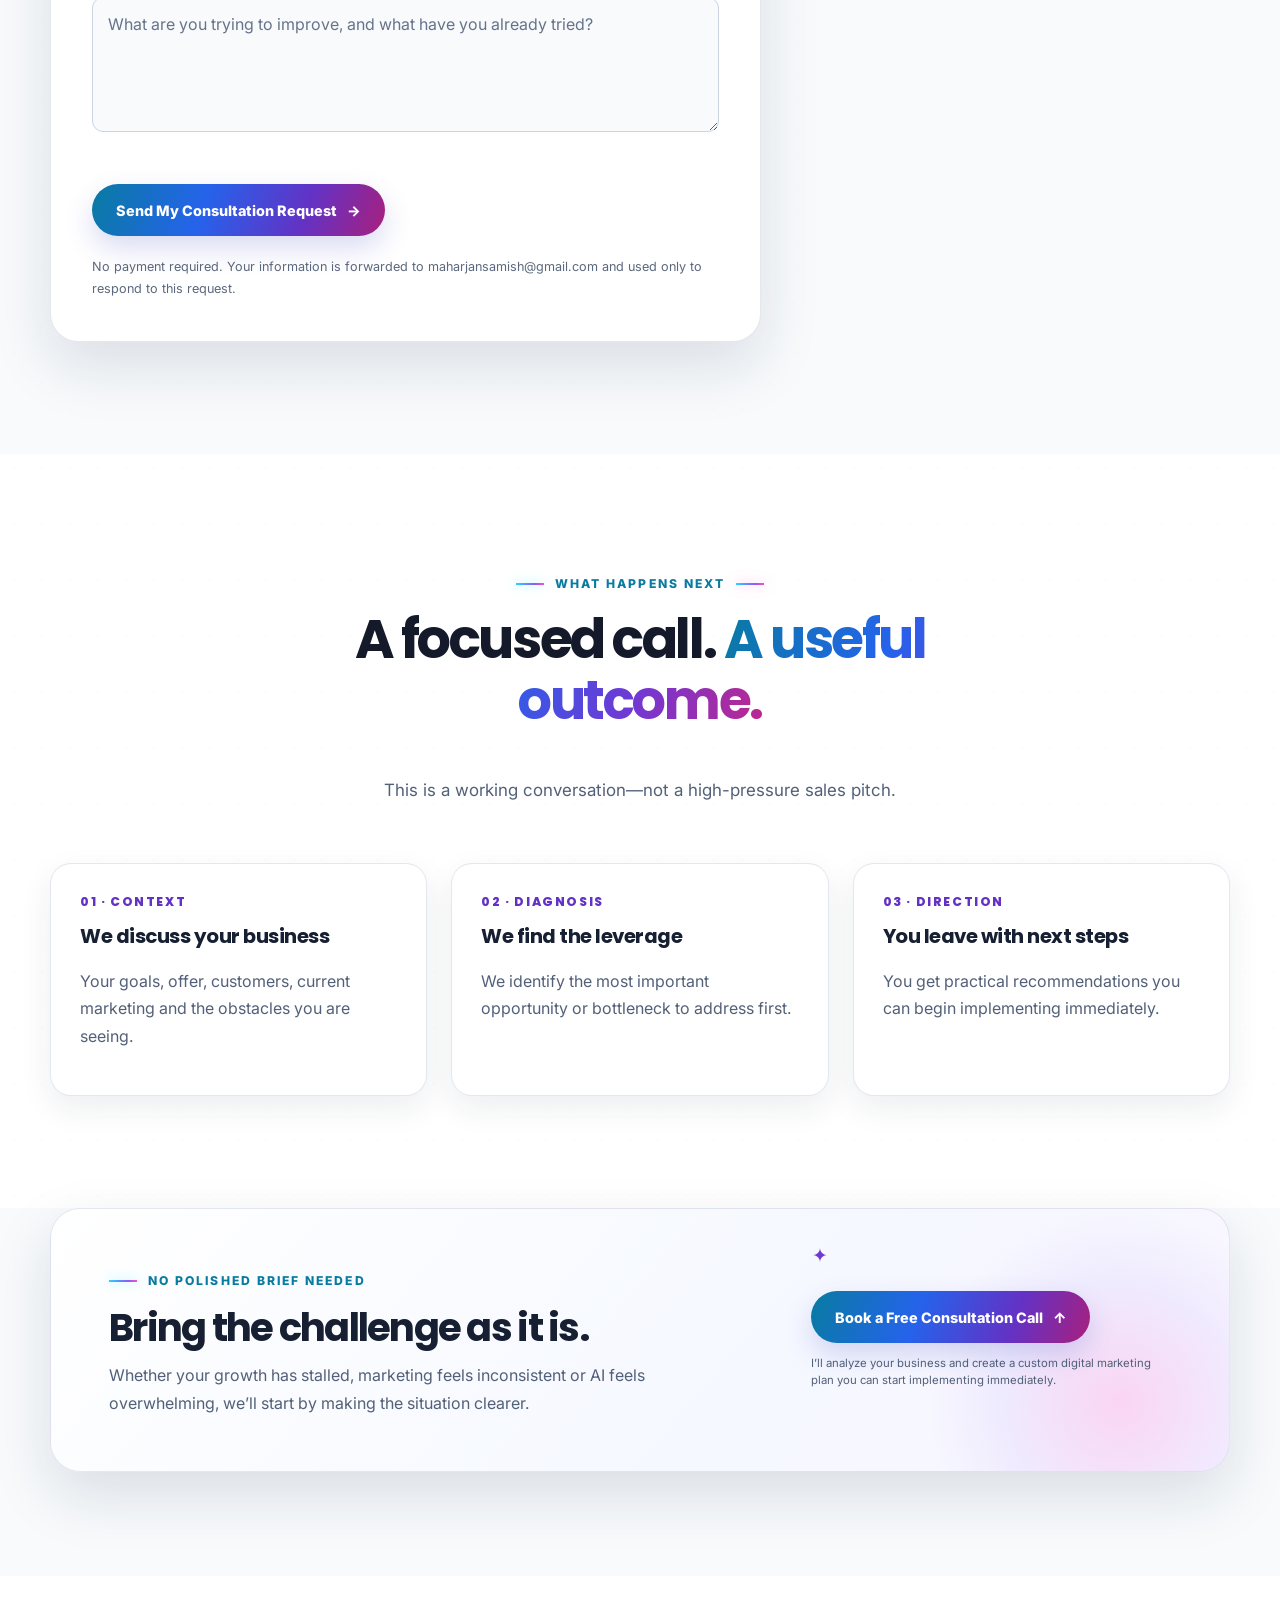
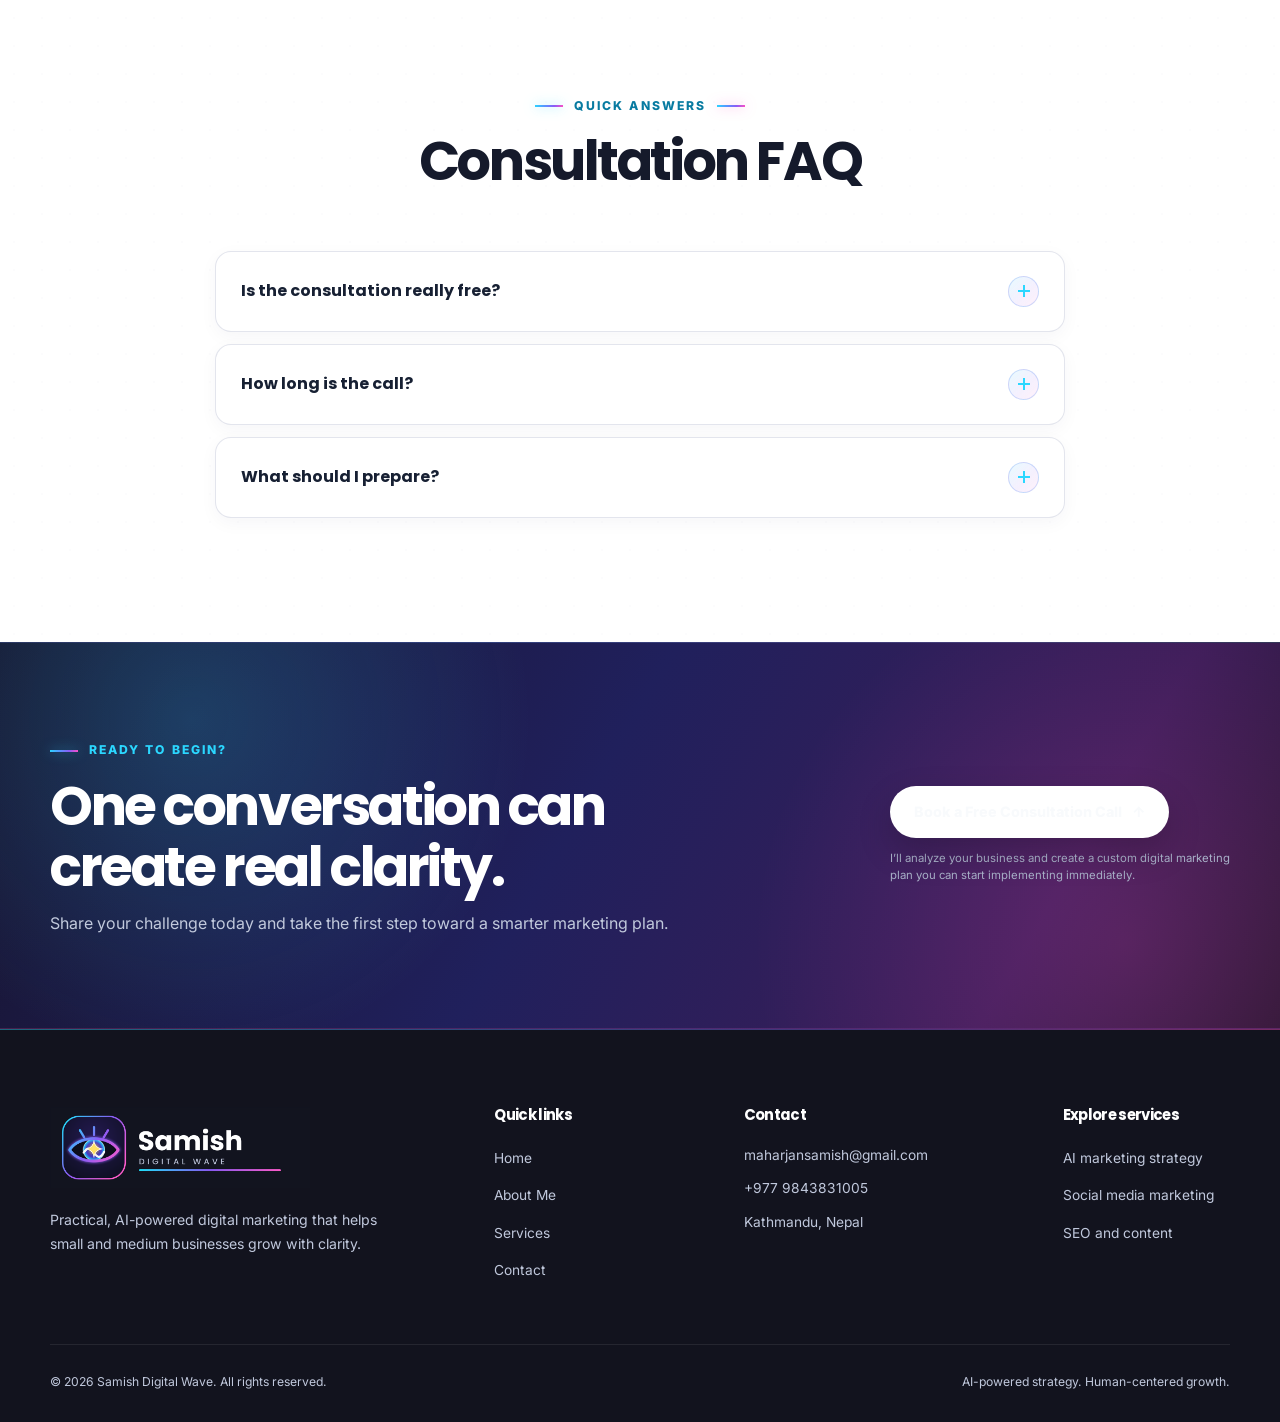
<file: contact.html>
<!doctype html><html lang="en"><head>
  <meta charset="utf-8"><meta name="viewport" content="width=device-width, initial-scale=1"><title>Book a Free Consultation | Samish Digital Wave</title>
  <meta name="description" content="Book a free consultation with Samish Maharjan and get a practical AI digital marketing plan for your small or medium business."><link rel="canonical" href="https://www.samish.com.np/contact.html"><meta name="robots" content="index, follow"><meta name="theme-color" content="#10111B"><meta property="og:title" content="Book a Free Consultation | Samish Digital Wave"><meta property="og:description" content="Bring your marketing challenge and leave with a clearer next step."><meta property="og:type" content="website"><meta property="og:url" content="https://www.samish.com.np/contact.html"><meta property="og:image" content="https://www.samish.com.np/assets/samish-logo-stacked-dark.png"><meta property="og:image:alt" content="Samish Digital Wave logo"><meta name="twitter:card" content="summary_large_image"><meta name="twitter:title" content="Book a Free Consultation | Samish Digital Wave"><meta name="twitter:description" content="Bring your marketing challenge and leave with a clearer next step."><meta name="twitter:image" content="https://www.samish.com.np/assets/samish-logo-stacked-dark.png">
  <script type="application/ld+json">
  {"@context":"https://schema.org","@graph":[
    {"@type":"Organization","@id":"https://www.samish.com.np/#organization","url":"https://www.samish.com.np/","name":"Samish Digital Wave","email":"maharjansamish@gmail.com","telephone":"+9779843831005","logo":{"@type":"ImageObject","url":"https://www.samish.com.np/assets/samish-logo-horizontal-960.png"},"address":{"@type":"PostalAddress","addressLocality":"Kathmandu","addressCountry":"NP"},"contactPoint":{"@type":"ContactPoint","contactType":"sales and consultation inquiries","email":"maharjansamish@gmail.com","telephone":"+9779843831005"}},
    {"@type":"ContactPage","@id":"https://www.samish.com.np/contact.html#webpage","url":"https://www.samish.com.np/contact.html","name":"Book a Free Consultation | Samish Digital Wave","description":"Contact Samish Maharjan to request a free AI digital marketing consultation.","mainEntity":{"@id":"https://www.samish.com.np/#organization"},"publisher":{"@id":"https://www.samish.com.np/#organization"},"inLanguage":"en"}
  ]}
  </script>
  <link rel="icon" href="assets/samish-icon-512.png" type="image/png"><link rel="preconnect" href="https://fonts.googleapis.com"><link rel="preconnect" href="https://fonts.gstatic.com" crossorigin><link rel="preload" as="style" href="https://fonts.googleapis.com/css2?family=Inter:wght@400;500;600;700;800&family=Poppins:wght@500;600;700&display=swap"><link href="https://fonts.googleapis.com/css2?family=Inter:wght@400;500;600;700;800&family=Poppins:wght@500;600;700&display=swap" rel="stylesheet" media="print" onload="this.media='all'"><noscript><link href="https://fonts.googleapis.com/css2?family=Inter:wght@400;500;600;700;800&family=Poppins:wght@500;600;700&display=swap" rel="stylesheet"></noscript><link rel="stylesheet" href="css/style.css"><script src="js/script.js" defer></script>
</head><body>
  <a class="skip-link" href="#main-content">Skip to content</a>
  <header class="site-header"><div class="container nav-wrap"><a class="brand" href="index.html" aria-label="Samish Digital Wave home"><img src="assets/samish-logo-horizontal-960.png" width="960" height="300" alt="Samish Digital Wave"></a><button class="menu-toggle" type="button" aria-label="Toggle navigation" aria-controls="primary-menu" aria-expanded="false"><span></span><span></span><span></span></button><nav class="nav-menu" id="primary-menu" aria-label="Primary navigation"><ul class="nav-links"><li><a class="nav-link" href="index.html">Home</a></li><li><a class="nav-link" href="about.html">About Me</a></li><li><a class="nav-link" href="services.html">Services</a></li><li><a class="nav-link" href="contact.html" aria-current="page">Contact</a></li></ul><a class="btn btn-primary btn-small nav-cta" href="contact.html#book">Book a Free Consultation Call</a></nav></div></header>
  <main id="main-content">
    <section class="page-hero"><div class="container reveal"><span class="eyebrow">Your clearest next step</span><h1>Book Your Free <span class="text-gradient">Consultation Call</span></h1><p>Tell me where your business is now, where you want it to go and what has been getting in the way. We’ll turn that into a focused next step.</p><div class="button-row"><a class="btn btn-primary" href="#book">Book a Free Consultation Call <span class="arrow">↓</span></a></div></div><div class="wave-divider" aria-hidden="true"><svg viewBox="0 0 1440 90" preserveAspectRatio="none"><path fill="currentColor" d="M0 56 80 47c80-9 240-27 400-18s320 45 480 48 320-27 400-39l80-12v64H0Z"/></svg></div></section>

    <section class="section" id="book" aria-labelledby="booking-title"><div class="container contact-grid">
      <div class="form-card reveal"><span class="eyebrow">Request your call</span><h2 id="booking-title">Tell me about your business</h2><p>Share a little context below. The more specific you are, the more useful our first conversation can be.</p>
        <!-- FormSubmit forwards completed consultation requests to Samish's email. The first live submission requires one-time email activation; see README.md. -->
        <form id="booking-form" name="consultation" method="POST" action="https://formsubmit.co/maharjansamish@gmail.com" data-form-provider="formsubmit" novalidate>
          <input type="hidden" name="_subject" value="New consultation request — Samish Digital Wave">
          <input type="hidden" name="_template" value="table">
          <input type="hidden" name="_url" value="http://localhost:8000/contact.html">
          <input class="form-honeypot" type="text" name="_honey" tabindex="-1" autocomplete="off" aria-hidden="true">
          <div class="form-grid">
            <div class="form-group"><label for="name">Full name *</label><input id="name" name="name" type="text" autocomplete="name" required aria-describedby="name-error"><span class="field-error" id="name-error"></span></div>
            <div class="form-group"><label for="email">Email address *</label><input id="email" name="email" type="email" autocomplete="email" required aria-describedby="email-error"><span class="field-error" id="email-error"></span></div>
            <div class="form-group"><label for="phone">Phone / WhatsApp *</label><input id="phone" name="phone" type="tel" autocomplete="tel" required aria-describedby="phone-error"><span class="field-error" id="phone-error"></span></div>
            <div class="form-group"><label for="business-name">Business name *</label><input id="business-name" name="business_name" type="text" autocomplete="organization" required aria-describedby="business-name-error"><span class="field-error" id="business-name-error"></span></div>
            <div class="form-group"><label for="business-type">Business type *</label><select id="business-type" name="business_type" required aria-describedby="business-type-error"><option value="">Choose one</option><option>Retail</option><option>Restaurant / Hospitality</option><option>Local Service</option><option>E-commerce</option><option>Startup / Technology</option><option>Professional Service</option><option>Other</option></select><span class="field-error" id="business-type-error"></span></div>
            <div class="form-group"><label for="call-time">Preferred call time *</label><input id="call-time" name="preferred_call_time" type="datetime-local" required aria-describedby="call-time-error"><span class="field-error" id="call-time-error"></span></div>
            <div class="form-group full"><label for="challenge">Biggest marketing challenge *</label><textarea id="challenge" name="marketing_challenge" required aria-describedby="challenge-error" placeholder="What are you trying to improve, and what have you already tried?"></textarea><span class="field-error" id="challenge-error"></span></div>
          </div>
          <div class="form-submit"><button class="btn btn-primary" type="submit">Send My Consultation Request <span class="arrow">→</span></button><p class="placeholder-note">No payment required. Your information is forwarded to maharjansamish@gmail.com and used only to respond to this request.</p></div>
          <div class="form-status" role="status" aria-live="polite"></div>
        </form>
      </div>
      <aside class="contact-card reveal reveal-delay-1"><span class="eyebrow">Prefer direct contact?</span><h3>Let’s connect</h3><p>Reach out directly by email or phone, or use the consultation form.</p><ul class="contact-list"><li><svg viewBox="0 0 24 24" aria-hidden="true"><path d="M3 6l9 7 9-7M4 5h16v14H4z" fill="none" stroke="currentColor" stroke-width="1.8" stroke-linejoin="round"/></svg><div><span>Email</span><strong><a href="mailto:maharjansamish@gmail.com">maharjansamish@gmail.com</a></strong></div></li><li><svg viewBox="0 0 24 24" aria-hidden="true"><path d="M7 3h3l2 5-2 2c1 3 3 5 6 6l2-2 4 2v3c0 2-2 3-4 2C9 19 4 14 3 7c0-2 2-4 4-4Z" fill="none" stroke="currentColor" stroke-width="1.8" stroke-linejoin="round"/></svg><div><span>Phone / WhatsApp</span><strong><a href="tel:+9779843831005">+977 9843831005</a></strong></div></li><li><svg viewBox="0 0 24 24" aria-hidden="true"><path d="M12 21s7-6 7-12a7 7 0 1 0-14 0c0 6 7 12 7 12Zm0-9a3 3 0 1 0 0-6 3 3 0 0 0 0 6Z" fill="none" stroke="currentColor" stroke-width="1.8"/></svg><div><span>Location</span><strong>Kathmandu, Nepal</strong></div></li></ul></aside>
    </div></section>

    <section class="section section-white" aria-labelledby="call-title"><div class="container"><div class="section-heading center reveal"><span class="eyebrow">What happens next</span><h2 id="call-title">A focused call. <span class="text-gradient">A useful outcome.</span></h2><p>This is a working conversation—not a high-pressure sales pitch.</p></div><div class="call-steps"><article class="call-step reveal"><strong>01 · CONTEXT</strong><h3>We discuss your business</h3><p>Your goals, offer, customers, current marketing and the obstacles you are seeing.</p></article><article class="call-step reveal reveal-delay-1"><strong>02 · DIAGNOSIS</strong><h3>We find the leverage</h3><p>We identify the most important opportunity or bottleneck to address first.</p></article><article class="call-step reveal reveal-delay-2"><strong>03 · DIRECTION</strong><h3>You leave with next steps</h3><p>You get practical recommendations you can begin implementing immediately.</p></article></div></div></section>

    <section class="mid-cta"><div class="container"><div class="cta-panel reveal"><div><span class="eyebrow">No polished brief needed</span><h2>Bring the challenge as it is.</h2><p>Whether your growth has stalled, marketing feels inconsistent or AI feels overwhelming, we’ll start by making the situation clearer.</p></div><div class="cta-action"><a class="btn btn-primary" href="#book">Book a Free Consultation Call <span class="arrow">↑</span></a><small>I’ll analyze your business and create a custom digital marketing plan you can start implementing immediately.</small></div></div></div></section>

    <section class="section section-white" aria-labelledby="contact-faq"><div class="container"><div class="section-heading center reveal"><span class="eyebrow">Quick answers</span><h2 id="contact-faq">Consultation FAQ</h2></div><div class="faq-list reveal"><div class="faq-item"><button class="faq-question" type="button" aria-expanded="false" aria-controls="faq-c-1">Is the consultation really free?<span class="faq-icon"></span></button><div class="faq-answer" id="faq-c-1"><p>Yes. The first call is a chance to understand your business and identify useful next steps. There is no payment required.</p></div></div><div class="faq-item"><button class="faq-question" type="button" aria-expanded="false" aria-controls="faq-c-2">How long is the call?<span class="faq-icon"></span></button><div class="faq-answer" id="faq-c-2"><p>The call is focused on understanding your needs and identifying practical next steps. Contact me before booking if you would like to confirm the expected duration.</p></div></div><div class="faq-item"><button class="faq-question" type="button" aria-expanded="false" aria-controls="faq-c-3">What should I prepare?<span class="faq-icon"></span></button><div class="faq-answer" id="faq-c-3"><p>Bring your main goal, current challenge and any helpful context such as your website, social accounts or recent campaign results.</p></div></div></div></div></section>

    <section class="final-cta"><div class="container inner"><div><span class="eyebrow">Ready to begin?</span><h2>One conversation can create real clarity.</h2><p>Share your challenge today and take the first step toward a smarter marketing plan.</p></div><div class="action"><a class="btn btn-dark" href="#book">Book a Free Consultation Call <span class="arrow">↑</span></a><small>I’ll analyze your business and create a custom digital marketing plan you can start implementing immediately.</small></div></div></section>
  </main>
  <footer class="site-footer"><div class="container"><div class="footer-grid"><div><a class="footer-brand" href="index.html"><img src="assets/samish-logo-horizontal-960.png" width="960" height="300" alt="Samish Digital Wave" loading="lazy" decoding="async"></a><p class="footer-about">Practical, AI-powered digital marketing that helps small and medium businesses grow with clarity.</p></div><div><h2>Quick links</h2><ul class="footer-links"><li><a href="index.html">Home</a></li><li><a href="about.html">About Me</a></li><li><a href="services.html">Services</a></li><li><a href="contact.html">Contact</a></li></ul></div><div class="footer-contact"><h2>Contact</h2><p><a href="mailto:maharjansamish@gmail.com">maharjansamish@gmail.com</a></p><p><a href="tel:+9779843831005">+977 9843831005</a></p><p>Kathmandu, Nepal</p></div><div><h2>Explore services</h2><ul class="footer-links"><li><a href="services.html#strategy">AI marketing strategy</a></li><li><a href="services.html#social">Social media marketing</a></li><li><a href="services.html#seo">SEO and content</a></li></ul></div></div><div class="footer-bottom"><p>© 2026 Samish Digital Wave. All rights reserved.</p><p>AI-powered strategy. Human-centered growth.</p></div></div></footer>
</body></html>
</file>
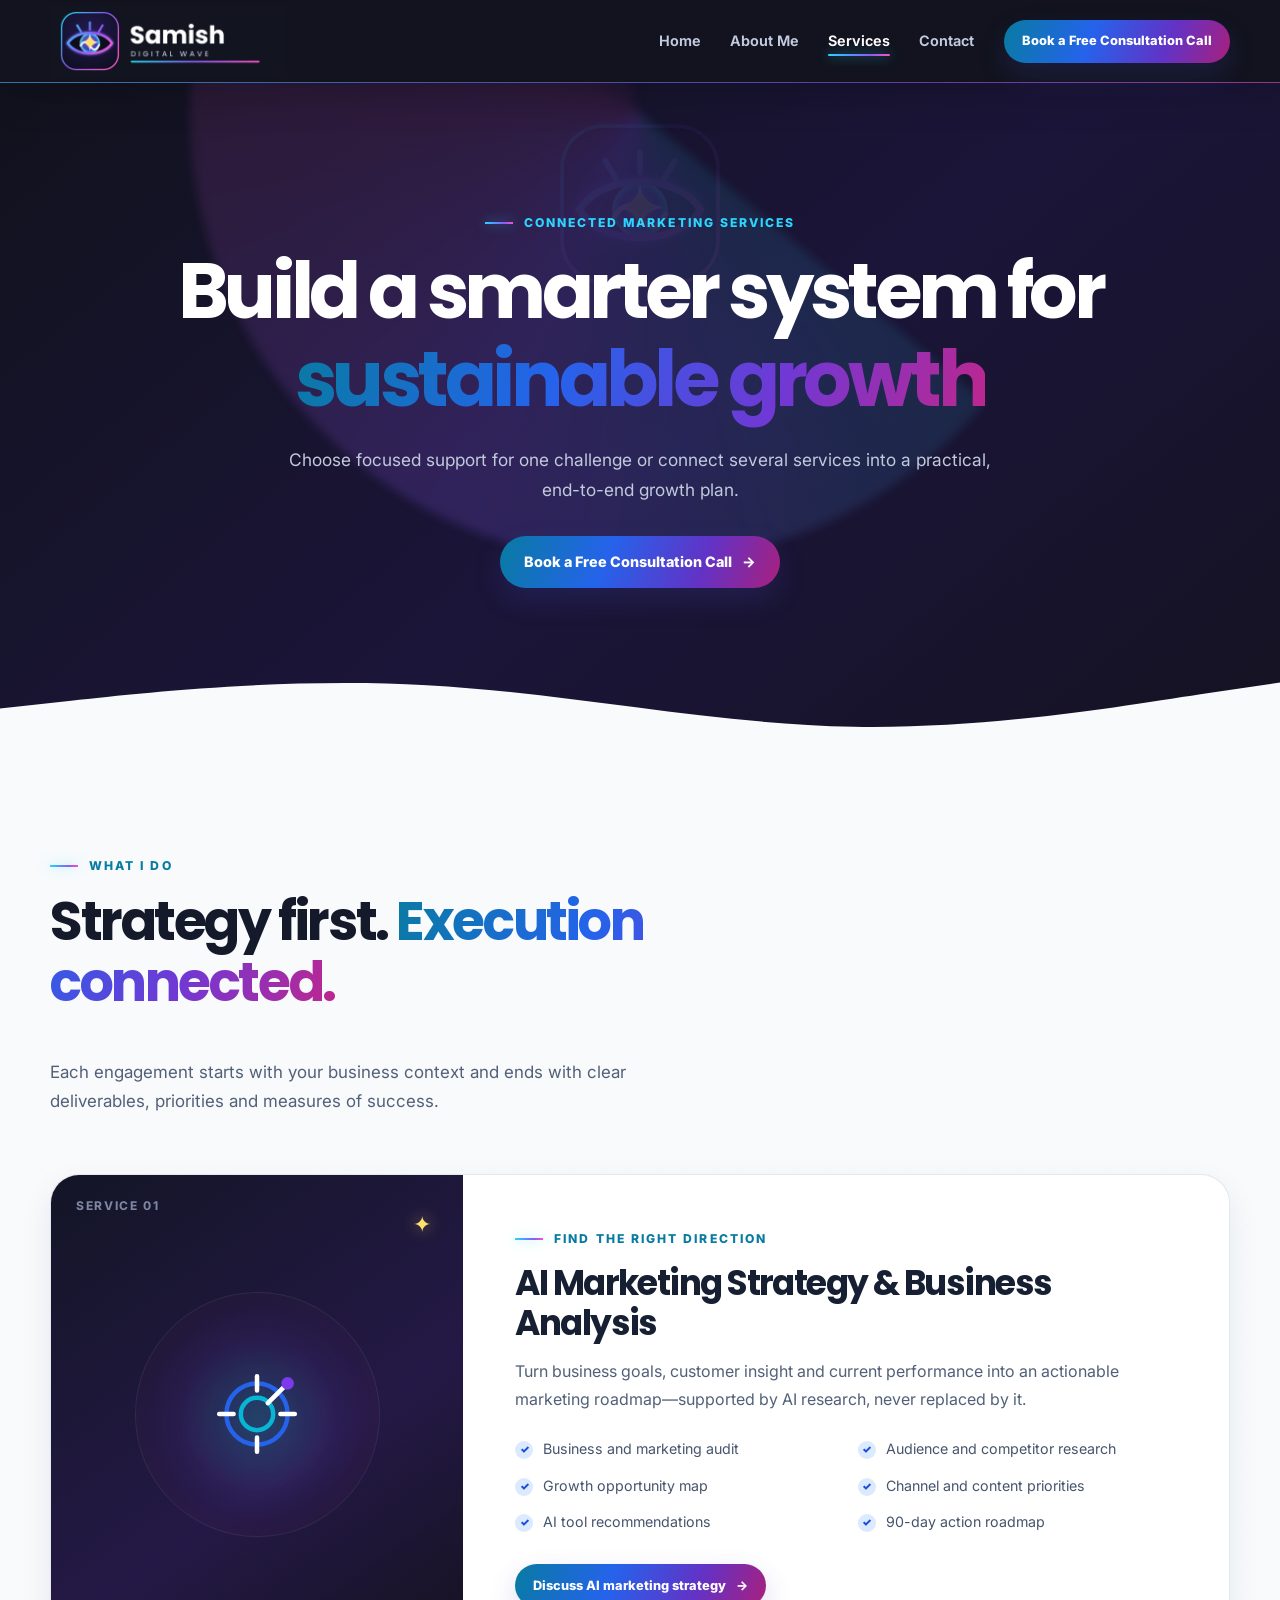
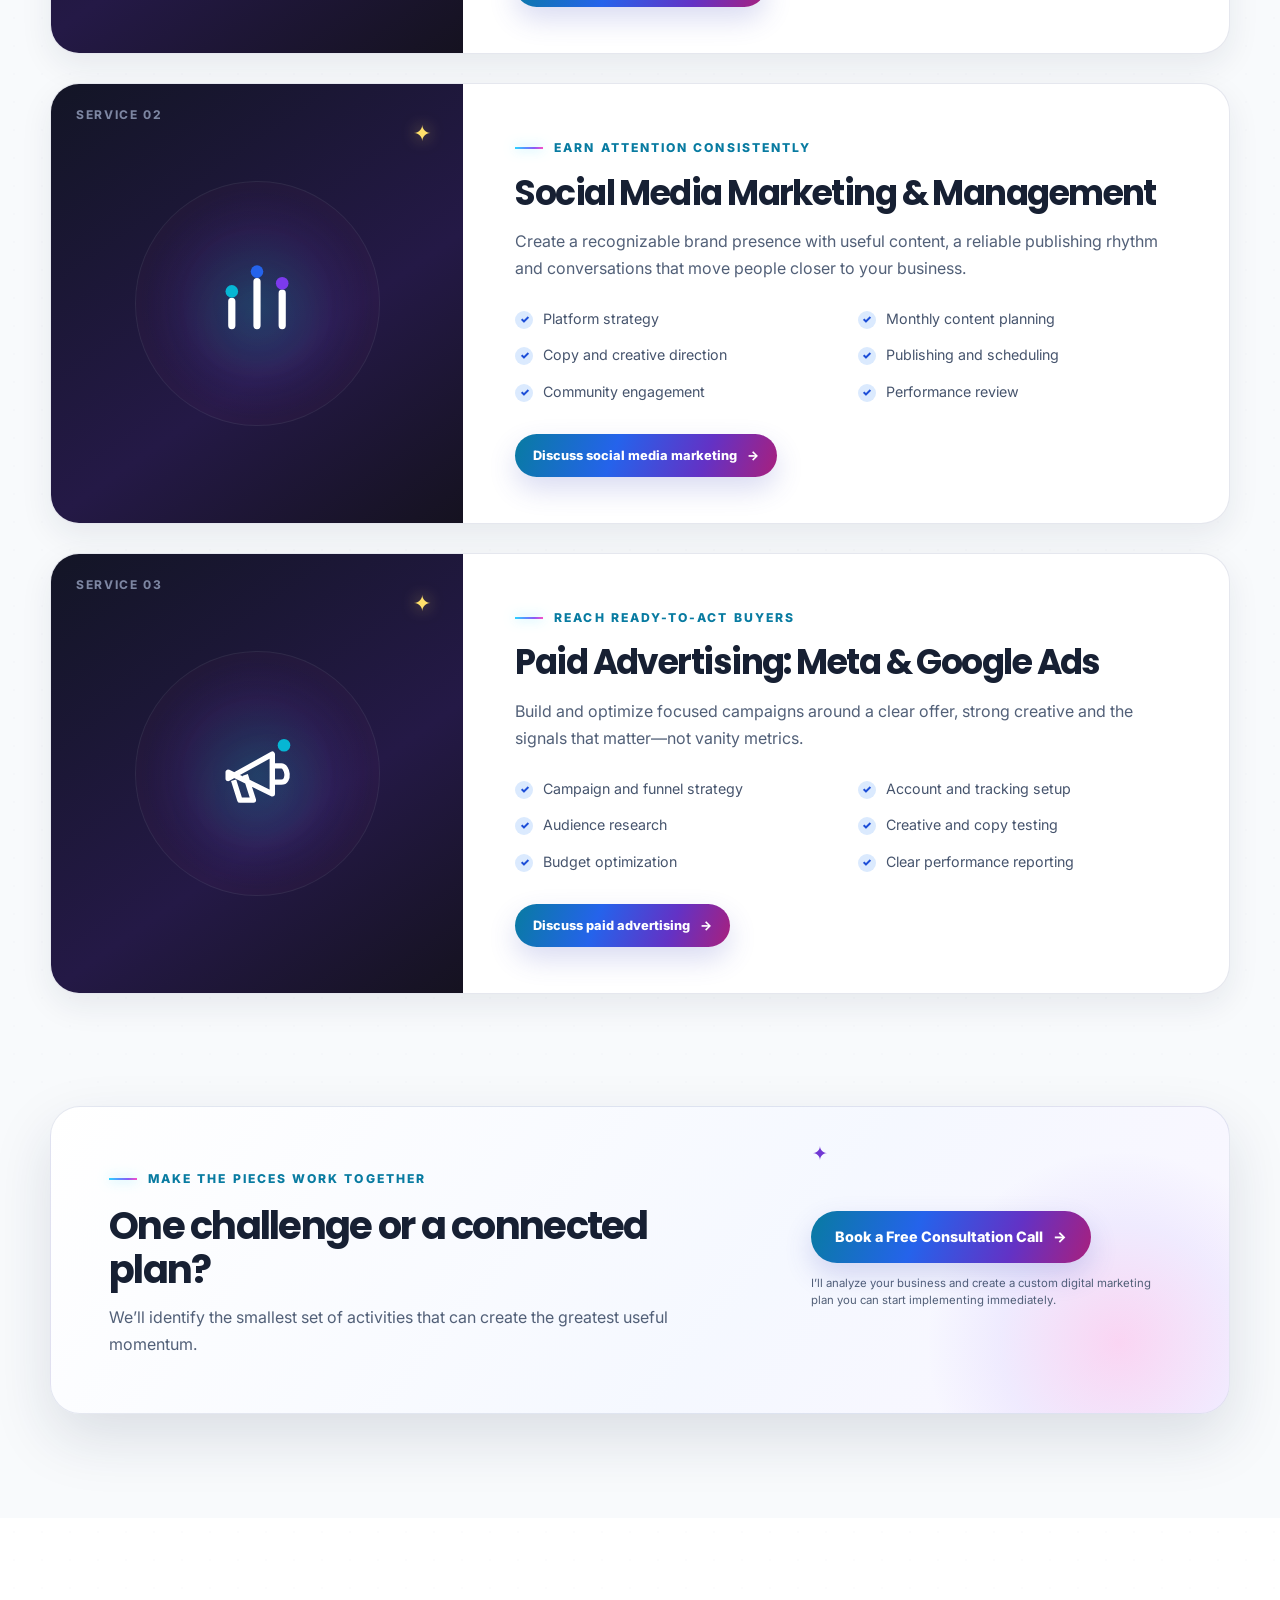
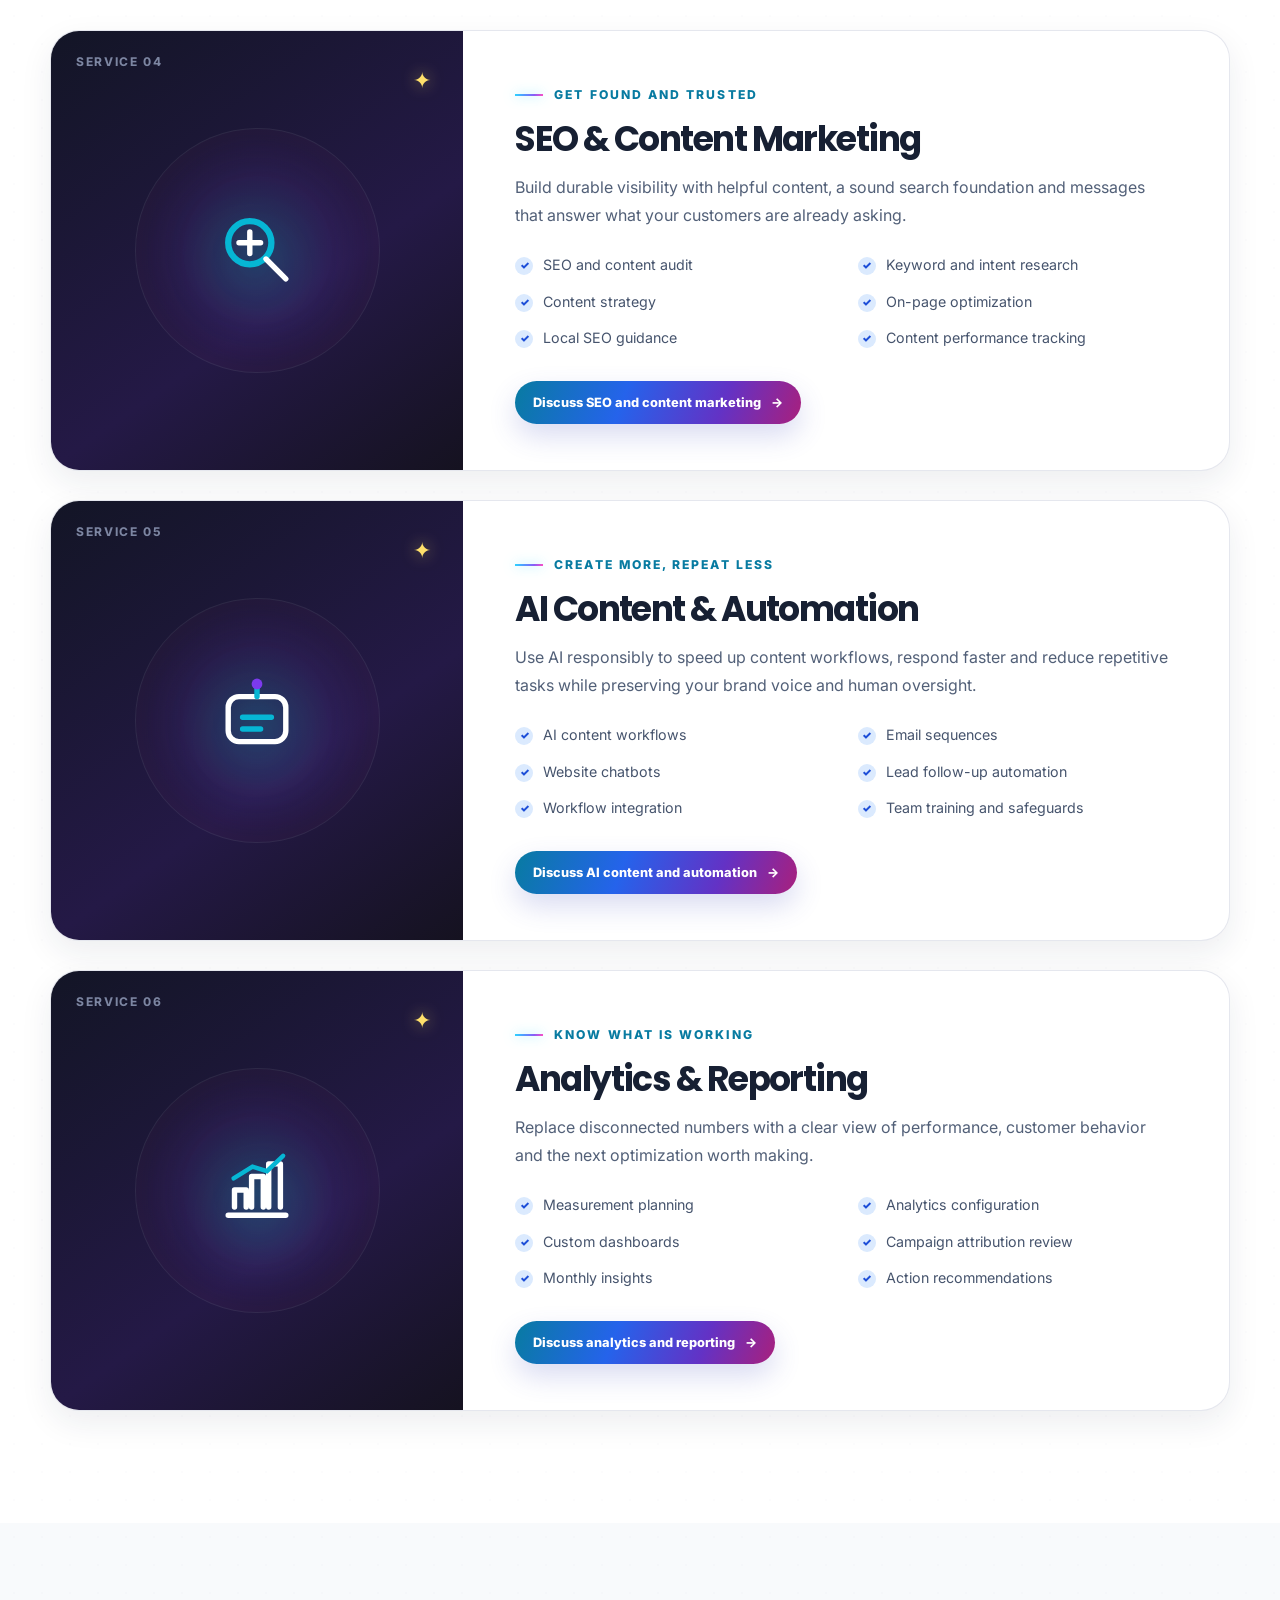
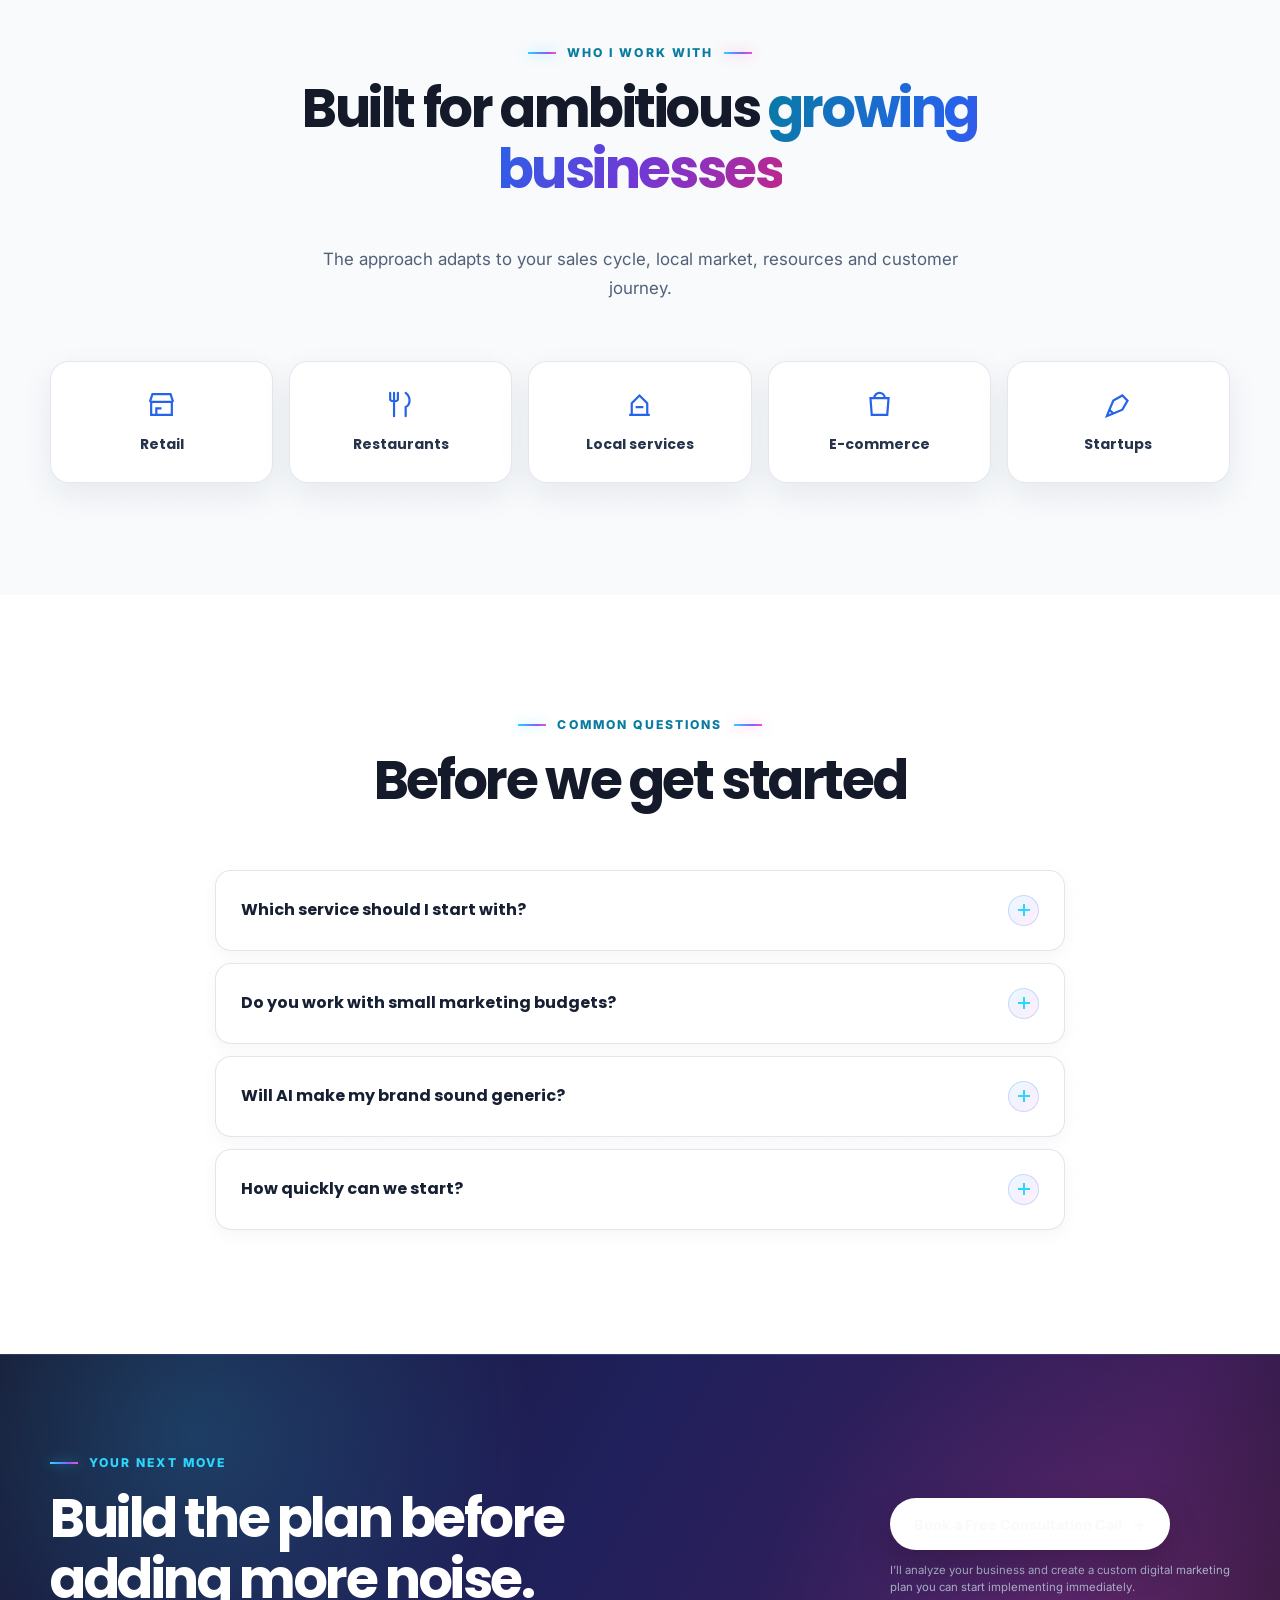
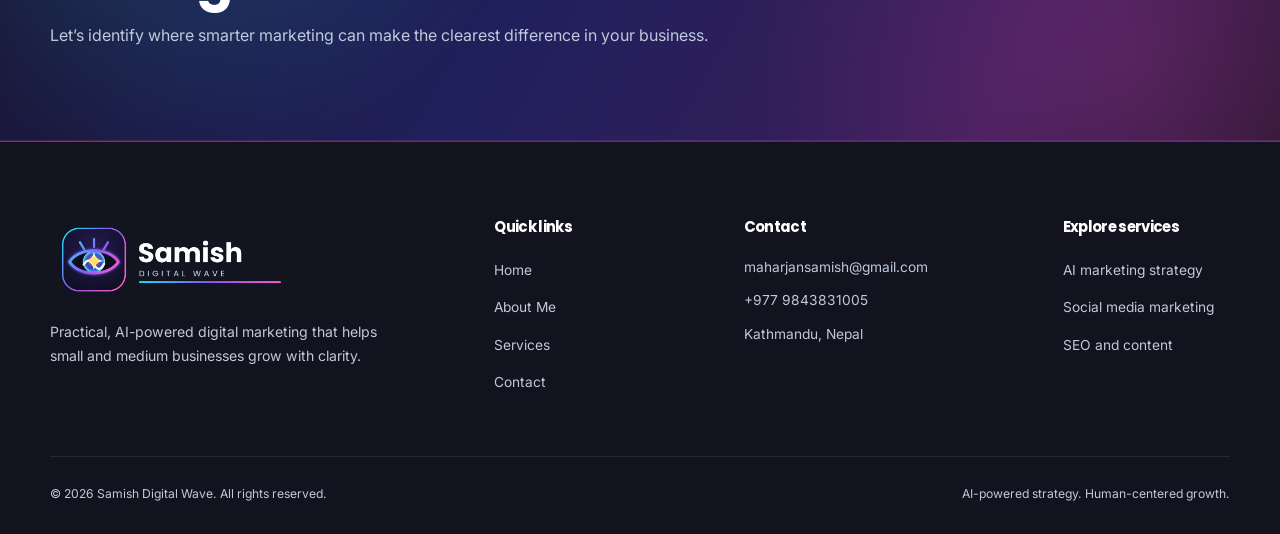
<file: services.html>
<!doctype html><html lang="en"><head>
  <meta charset="utf-8"><meta name="viewport" content="width=device-width, initial-scale=1"><title>Digital Marketing Services | Samish Digital Wave</title>
  <meta name="description" content="Explore AI marketing strategy, social media, paid ads, SEO, content automation and analytics services for small and medium businesses."><link rel="canonical" href="https://www.samish.com.np/services.html"><meta name="robots" content="index, follow"><meta name="theme-color" content="#10111B"><meta property="og:title" content="Digital Marketing Services | Samish Digital Wave"><meta property="og:description" content="Connected AI-powered marketing services designed for practical business growth."><meta property="og:type" content="website"><meta property="og:url" content="https://www.samish.com.np/services.html"><meta property="og:image" content="https://www.samish.com.np/assets/samish-logo-stacked-dark.png"><meta property="og:image:alt" content="Samish Digital Wave logo"><meta name="twitter:card" content="summary_large_image"><meta name="twitter:title" content="Digital Marketing Services | Samish Digital Wave"><meta name="twitter:description" content="Connected AI-powered marketing services designed for practical business growth."><meta name="twitter:image" content="https://www.samish.com.np/assets/samish-logo-stacked-dark.png">
  <script type="application/ld+json">
  {"@context":"https://schema.org","@graph":[
    {"@type":"Organization","@id":"https://www.samish.com.np/#organization","url":"https://www.samish.com.np/","name":"Samish Digital Wave","email":"maharjansamish@gmail.com","telephone":"+9779843831005","logo":{"@type":"ImageObject","url":"https://www.samish.com.np/assets/samish-logo-horizontal-960.png"},"address":{"@type":"PostalAddress","addressLocality":"Kathmandu","addressCountry":"NP"}},
    {"@type":"Service","@id":"https://www.samish.com.np/services.html#marketing-services","name":"AI-Powered Digital Marketing Services","serviceType":["AI marketing strategy and business analysis","Social media marketing and management","Meta and Google advertising","SEO and content marketing","AI content and automation","Marketing analytics and reporting"],"provider":{"@id":"https://www.samish.com.np/#organization"},"audience":{"@type":"Audience","audienceType":"Small and medium businesses"}},
    {"@type":"CollectionPage","@id":"https://www.samish.com.np/services.html#webpage","url":"https://www.samish.com.np/services.html","name":"Digital Marketing Services | Samish Digital Wave","description":"Explore connected AI-powered marketing services designed for practical business growth.","mainEntity":{"@id":"https://www.samish.com.np/services.html#marketing-services"},"publisher":{"@id":"https://www.samish.com.np/#organization"},"inLanguage":"en"}
  ]}
  </script>
  <link rel="icon" href="assets/samish-icon-512.png" type="image/png"><link rel="preconnect" href="https://fonts.googleapis.com"><link rel="preconnect" href="https://fonts.gstatic.com" crossorigin><link rel="preload" as="style" href="https://fonts.googleapis.com/css2?family=Inter:wght@400;500;600;700;800&family=Poppins:wght@500;600;700&display=swap"><link href="https://fonts.googleapis.com/css2?family=Inter:wght@400;500;600;700;800&family=Poppins:wght@500;600;700&display=swap" rel="stylesheet" media="print" onload="this.media='all'"><noscript><link href="https://fonts.googleapis.com/css2?family=Inter:wght@400;500;600;700;800&family=Poppins:wght@500;600;700&display=swap" rel="stylesheet"></noscript><link rel="stylesheet" href="css/style.css"><script src="js/script.js" defer></script>
</head><body>
  <a class="skip-link" href="#main-content">Skip to content</a>
  <header class="site-header"><div class="container nav-wrap"><a class="brand" href="index.html" aria-label="Samish Digital Wave home"><img src="assets/samish-logo-horizontal-960.png" width="960" height="300" alt="Samish Digital Wave"></a><button class="menu-toggle" type="button" aria-label="Toggle navigation" aria-controls="primary-menu" aria-expanded="false"><span></span><span></span><span></span></button><nav class="nav-menu" id="primary-menu" aria-label="Primary navigation"><ul class="nav-links"><li><a class="nav-link" href="index.html">Home</a></li><li><a class="nav-link" href="about.html">About Me</a></li><li><a class="nav-link" href="services.html" aria-current="page">Services</a></li><li><a class="nav-link" href="contact.html">Contact</a></li></ul><a class="btn btn-primary btn-small nav-cta" href="contact.html#book">Book a Free Consultation Call</a></nav></div></header>
  <main id="main-content">
    <section class="page-hero"><div class="container reveal"><span class="eyebrow">Connected marketing services</span><h1>Build a smarter system for <span class="text-gradient">sustainable growth</span></h1><p>Choose focused support for one challenge or connect several services into a practical, end-to-end growth plan.</p><div class="button-row"><a class="btn btn-primary" href="contact.html#book">Book a Free Consultation Call <span class="arrow">→</span></a></div></div><div class="wave-divider" aria-hidden="true"><svg viewBox="0 0 1440 90" preserveAspectRatio="none"><path fill="currentColor" d="M0 56 80 47c80-9 240-27 400-18s320 45 480 48 320-27 400-39l80-12v64H0Z"/></svg></div></section>

    <section class="section"><div class="container"><div class="section-heading reveal"><span class="eyebrow">What I do</span><h2>Strategy first. <span class="text-gradient">Execution connected.</span></h2><p>Each engagement starts with your business context and ends with clear deliverables, priorities and measures of success.</p></div><div class="service-list">
      <article class="service-block reveal" id="strategy"><div class="service-visual"><span class="service-no">SERVICE 01</span><svg viewBox="0 0 100 100" aria-hidden="true"><circle cx="50" cy="50" r="34" fill="none" stroke="#2563EB" stroke-width="5"/><circle cx="50" cy="50" r="18" fill="none" stroke="#06B6D4" stroke-width="5"/><path d="M50 8v16M92 50H76M50 92V76M8 50h16M62 38l22-22" fill="none" stroke="#fff" stroke-width="5" stroke-linecap="round"/><circle cx="84" cy="16" r="7" fill="#7C3AED"/></svg></div><div class="service-content"><span class="eyebrow">Find the right direction</span><h2>AI Marketing Strategy &amp; Business Analysis</h2><p>Turn business goals, customer insight and current performance into an actionable marketing roadmap—supported by AI research, never replaced by it.</p><ul class="check-list"><li>Business and marketing audit</li><li>Audience and competitor research</li><li>Growth opportunity map</li><li>Channel and content priorities</li><li>AI tool recommendations</li><li>90-day action roadmap</li></ul><a class="btn btn-primary btn-small" href="contact.html#book">Discuss AI marketing strategy <span class="arrow">→</span></a></div></article>

      <article class="service-block reveal" id="social"><div class="service-visual"><span class="service-no">SERVICE 02</span><svg viewBox="0 0 100 100" aria-hidden="true"><path d="M22 74V47m28 27V25m28 49V38" fill="none" stroke="#fff" stroke-width="8" stroke-linecap="round"/><circle cx="22" cy="36" r="7" fill="#06B6D4"/><circle cx="50" cy="14" r="7" fill="#2563EB"/><circle cx="78" cy="27" r="7" fill="#7C3AED"/></svg></div><div class="service-content"><span class="eyebrow">Earn attention consistently</span><h2>Social Media Marketing &amp; Management</h2><p>Create a recognizable brand presence with useful content, a reliable publishing rhythm and conversations that move people closer to your business.</p><ul class="check-list"><li>Platform strategy</li><li>Monthly content planning</li><li>Copy and creative direction</li><li>Publishing and scheduling</li><li>Community engagement</li><li>Performance review</li></ul><a class="btn btn-primary btn-small" href="contact.html#book">Discuss social media marketing <span class="arrow">→</span></a></div></article>

      <article class="service-block reveal" id="ads"><div class="service-visual"><span class="service-no">SERVICE 03</span><svg viewBox="0 0 100 100" aria-hidden="true"><path d="M18 55 67 28v44L18 48Zm49-14h10c7 0 10 18 0 18H67M24 57l7 22h15l-9-28" fill="none" stroke="#fff" stroke-width="6" stroke-linejoin="round"/><circle cx="80" cy="18" r="7" fill="#06B6D4"/></svg></div><div class="service-content"><span class="eyebrow">Reach ready-to-act buyers</span><h2>Paid Advertising: Meta &amp; Google Ads</h2><p>Build and optimize focused campaigns around a clear offer, strong creative and the signals that matter—not vanity metrics.</p><ul class="check-list"><li>Campaign and funnel strategy</li><li>Account and tracking setup</li><li>Audience research</li><li>Creative and copy testing</li><li>Budget optimization</li><li>Clear performance reporting</li></ul><a class="btn btn-primary btn-small" href="contact.html#book">Discuss paid advertising <span class="arrow">→</span></a></div></article>
    </div></div></section>

    <section class="mid-cta"><div class="container"><div class="cta-panel reveal"><div><span class="eyebrow">Make the pieces work together</span><h2>One challenge or a connected plan?</h2><p>We’ll identify the smallest set of activities that can create the greatest useful momentum.</p></div><div class="cta-action"><a class="btn btn-primary" href="contact.html#book">Book a Free Consultation Call <span class="arrow">→</span></a><small>I’ll analyze your business and create a custom digital marketing plan you can start implementing immediately.</small></div></div></div></section>

    <section class="section section-white"><div class="container"><div class="service-list">
      <article class="service-block reveal" id="seo"><div class="service-visual"><span class="service-no">SERVICE 04</span><svg viewBox="0 0 100 100" aria-hidden="true"><circle cx="42" cy="42" r="24" fill="none" stroke="#06B6D4" stroke-width="7"/><path d="m60 60 22 22M30 42h24M42 30v24" fill="none" stroke="#fff" stroke-width="6" stroke-linecap="round"/></svg></div><div class="service-content"><span class="eyebrow">Get found and trusted</span><h2>SEO &amp; Content Marketing</h2><p>Build durable visibility with helpful content, a sound search foundation and messages that answer what your customers are already asking.</p><ul class="check-list"><li>SEO and content audit</li><li>Keyword and intent research</li><li>Content strategy</li><li>On-page optimization</li><li>Local SEO guidance</li><li>Content performance tracking</li></ul><a class="btn btn-primary btn-small" href="contact.html#book">Discuss SEO and content marketing <span class="arrow">→</span></a></div></article>

      <article class="service-block reveal" id="automation"><div class="service-visual"><span class="service-no">SERVICE 05</span><svg viewBox="0 0 100 100" aria-hidden="true"><rect x="18" y="24" width="64" height="50" rx="12" fill="none" stroke="#fff" stroke-width="6"/><path d="M34 47h32M34 60h20M50 24V13" fill="none" stroke="#06B6D4" stroke-width="6" stroke-linecap="round"/><circle cx="50" cy="10" r="6" fill="#7C3AED"/></svg></div><div class="service-content"><span class="eyebrow">Create more, repeat less</span><h2>AI Content &amp; Automation</h2><p>Use AI responsibly to speed up content workflows, respond faster and reduce repetitive tasks while preserving your brand voice and human oversight.</p><ul class="check-list"><li>AI content workflows</li><li>Email sequences</li><li>Website chatbots</li><li>Lead follow-up automation</li><li>Workflow integration</li><li>Team training and safeguards</li></ul><a class="btn btn-primary btn-small" href="contact.html#book">Discuss AI content and automation <span class="arrow">→</span></a></div></article>

      <article class="service-block reveal" id="analytics"><div class="service-visual"><span class="service-no">SERVICE 06</span><svg viewBox="0 0 100 100" aria-hidden="true"><path d="M18 78h64M25 69V50h13v19M44 69V35h13v34M63 69V21h13v48" fill="none" stroke="#fff" stroke-width="6" stroke-linecap="round" stroke-linejoin="round"/><path d="m24 37 21-13 16 5 18-17" fill="none" stroke="#06B6D4" stroke-width="5" stroke-linecap="round"/></svg></div><div class="service-content"><span class="eyebrow">Know what is working</span><h2>Analytics &amp; Reporting</h2><p>Replace disconnected numbers with a clear view of performance, customer behavior and the next optimization worth making.</p><ul class="check-list"><li>Measurement planning</li><li>Analytics configuration</li><li>Custom dashboards</li><li>Campaign attribution review</li><li>Monthly insights</li><li>Action recommendations</li></ul><a class="btn btn-primary btn-small" href="contact.html#book">Discuss analytics and reporting <span class="arrow">→</span></a></div></article>
    </div></div></section>

    <section class="section" aria-labelledby="industries-title"><div class="container"><div class="section-heading center reveal"><span class="eyebrow">Who I work with</span><h2 id="industries-title">Built for ambitious <span class="text-gradient">growing businesses</span></h2><p>The approach adapts to your sales cycle, local market, resources and customer journey.</p></div><div class="industries"><div class="industry reveal"><svg viewBox="0 0 24 24" aria-hidden="true"><path d="M4 10h16v10H4zM3 10l2-6h14l2 6M8 20v-5h4" fill="none" stroke="currentColor" stroke-width="1.7"/></svg><strong>Retail</strong></div><div class="industry reveal"><svg viewBox="0 0 24 24" aria-hidden="true"><path d="M7 3v8M4 3v5c0 2 6 2 6 0V3M7 11v10M16 3c4 3 4 9 0 11v7" fill="none" stroke="currentColor" stroke-width="1.7" stroke-linecap="round"/></svg><strong>Restaurants</strong></div><div class="industry reveal"><svg viewBox="0 0 24 24" aria-hidden="true"><path d="M4 20h16M6 20v-9l6-6 6 6v9M9 14h6" fill="none" stroke="currentColor" stroke-width="1.7"/></svg><strong>Local services</strong></div><div class="industry reveal"><svg viewBox="0 0 24 24" aria-hidden="true"><path d="M5 7h14l-1 13H6L5 7Zm3 0a4 4 0 0 1 8 0" fill="none" stroke="currentColor" stroke-width="1.7"/></svg><strong>E-commerce</strong></div><div class="industry reveal"><svg viewBox="0 0 24 24" aria-hidden="true"><path d="m5 16 3-7 7-4 4 4-4 7-7 3-3-3Zm8-5h.01M5 16l-2 5 5-2" fill="none" stroke="currentColor" stroke-width="1.7"/></svg><strong>Startups</strong></div></div></div></section>

    <section class="section section-white" aria-labelledby="faq-title"><div class="container"><div class="section-heading center reveal"><span class="eyebrow">Common questions</span><h2 id="faq-title">Before we get started</h2></div><div class="faq-list reveal">
      <div class="faq-item"><button class="faq-question" type="button" aria-expanded="false" aria-controls="faq-s-1">Which service should I start with?<span class="faq-icon"></span></button><div class="faq-answer" id="faq-s-1"><p>If the answer is not obvious, start with strategy and business analysis. The consultation will help identify the highest-priority problem before you commit to a service.</p></div></div>
      <div class="faq-item"><button class="faq-question" type="button" aria-expanded="false" aria-controls="faq-s-2">Do you work with small marketing budgets?<span class="faq-icon"></span></button><div class="faq-answer" id="faq-s-2"><p>Yes. The plan is shaped around your resources, with an emphasis on focused activities your business can sustain and measure.</p></div></div>
      <div class="faq-item"><button class="faq-question" type="button" aria-expanded="false" aria-controls="faq-s-3">Will AI make my brand sound generic?<span class="faq-icon"></span></button><div class="faq-answer" id="faq-s-3"><p>It should not. AI supports research and production, while your positioning, voice, review process and customer understanding stay central.</p></div></div>
      <div class="faq-item"><button class="faq-question" type="button" aria-expanded="false" aria-controls="faq-s-4">How quickly can we start?<span class="faq-icon"></span></button><div class="faq-answer" id="faq-s-4"><p>Timing depends on scope and availability. Book the free call to discuss your target date and what preparation would make the engagement most useful.</p></div></div>
    </div></div></section>

    <section class="final-cta"><div class="container inner"><div><span class="eyebrow">Your next move</span><h2>Build the plan before adding more noise.</h2><p>Let’s identify where smarter marketing can make the clearest difference in your business.</p></div><div class="action"><a class="btn btn-dark" href="contact.html#book">Book a Free Consultation Call <span class="arrow">→</span></a><small>I’ll analyze your business and create a custom digital marketing plan you can start implementing immediately.</small></div></div></section>
  </main>
  <footer class="site-footer"><div class="container"><div class="footer-grid"><div><a class="footer-brand" href="index.html"><img src="assets/samish-logo-horizontal-960.png" width="960" height="300" alt="Samish Digital Wave" loading="lazy" decoding="async"></a><p class="footer-about">Practical, AI-powered digital marketing that helps small and medium businesses grow with clarity.</p></div><div><h2>Quick links</h2><ul class="footer-links"><li><a href="index.html">Home</a></li><li><a href="about.html">About Me</a></li><li><a href="services.html">Services</a></li><li><a href="contact.html">Contact</a></li></ul></div><div class="footer-contact"><h2>Contact</h2><p><a href="mailto:maharjansamish@gmail.com">maharjansamish@gmail.com</a></p><p><a href="tel:+9779843831005">+977 9843831005</a></p><p>Kathmandu, Nepal</p></div><div><h2>Explore services</h2><ul class="footer-links"><li><a href="services.html#strategy">AI marketing strategy</a></li><li><a href="services.html#social">Social media marketing</a></li><li><a href="services.html#seo">SEO and content</a></li></ul></div></div><div class="footer-bottom"><p>© 2026 Samish Digital Wave. All rights reserved.</p><p>AI-powered strategy. Human-centered growth.</p></div></div></footer>
</body></html>
</file>
<file: css/style.css>
/* Samish Digital Wave — logo-led neon brand system */
:root {
  color-scheme: dark;
  --navy: #10111b;
  --navy-2: #151329;
  --surface: #171626;
  --surface-2: #1d1836;
  --surface-3: #121521;
  --cyan: #2bd7ff;
  --blue: #5595ff;
  --violet: #8b5cf6;
  --pink: #ff4fc3;
  --gold: #ffe06b;
  --white: #ffffff;
  --ink: #f7f8ff;
  --muted: #a9b0c7;
  --line: rgba(154, 132, 255, .2);
  --line-bright: rgba(62, 211, 255, .35);
  --gradient: linear-gradient(115deg, var(--cyan), var(--blue) 34%, var(--violet) 68%, var(--pink));
  --gradient-soft: linear-gradient(135deg, rgba(43,215,255,.16), rgba(139,92,246,.16) 55%, rgba(255,79,195,.13));
  --shadow-sm: 0 14px 36px rgba(0, 0, 0, .24);
  --shadow-lg: 0 30px 90px rgba(0, 0, 0, .42);
  --glow: 0 0 44px rgba(139, 92, 246, .2), 0 0 90px rgba(43, 215, 255, .08);
  --radius: 26px;
  --radius-sm: 15px;
  --container: 1180px;
}

*, *::before, *::after { box-sizing: border-box; }
html { scroll-behavior: smooth; scroll-padding-top: 96px; }
body {
  margin: 0;
  color: var(--ink);
  background:
    radial-gradient(circle at 9% 8%, rgba(43,215,255,.07), transparent 26rem),
    radial-gradient(circle at 91% 22%, rgba(255,79,195,.06), transparent 28rem),
    var(--navy);
  font: 400 1rem/1.72 "Inter", Arial, sans-serif;
  -webkit-font-smoothing: antialiased;
}
body.menu-open { overflow: hidden; }
img, svg { display: block; max-width: 100%; }
a { color: inherit; text-decoration: none; }
button, input, select, textarea { font: inherit; }
button { color: inherit; }
h1, h2, h3, h4, p { margin-top: 0; }
h1, h2, h3, h4 { color: var(--white); font-family: "Poppins", Arial, sans-serif; line-height: 1.14; }
h1 { font-size: clamp(3rem, 6.6vw, 5.75rem); letter-spacing: -.06em; }
h2 { font-size: clamp(2.1rem, 4.2vw, 3.55rem); letter-spacing: -.045em; }
h3 { font-size: 1.24rem; letter-spacing: -.025em; }
p { color: var(--muted); }
:focus-visible { outline: 3px solid rgba(43,215,255,.72); outline-offset: 4px; }
::selection { color: var(--navy); background: var(--gold); }

.skip-link { position: fixed; top: -80px; left: 18px; z-index: 999; padding: 12px 18px; color: var(--navy); background: var(--gold); border-radius: 9px; font-weight: 800; transition: top .2s; }
.skip-link:focus { top: 18px; }
.container { width: min(calc(100% - 40px), var(--container)); margin-inline: auto; }
.section { position: relative; overflow: hidden; padding: 112px 0; background: var(--navy); }
.section::before { position: absolute; inset: 0; content: ""; background-image: radial-gradient(rgba(120,111,193,.16) .8px, transparent .8px); background-size: 28px 28px; opacity: .22; pointer-events: none; }
.section > .container { position: relative; z-index: 1; }
.section-sm { padding: 76px 0; }
.section-white { background: linear-gradient(180deg, #131522, #10111b); }
.section-dark { background: linear-gradient(145deg, #15122b, #0d101a 62%, #17112a); }
.section-dark::after { position: absolute; right: -15rem; bottom: -18rem; width: 38rem; height: 38rem; content: ""; background: radial-gradient(circle, rgba(255,79,195,.14), transparent 68%); pointer-events: none; }
.eyebrow { display: inline-flex; align-items: center; gap: 11px; margin-bottom: 19px; color: var(--cyan); font: 800 .76rem/1 "Inter", sans-serif; letter-spacing: .17em; text-transform: uppercase; }
.eyebrow::before { width: 28px; height: 2px; content: ""; background: var(--gradient); box-shadow: 0 0 12px rgba(43,215,255,.6); }
.section-heading { max-width: 760px; margin-bottom: 58px; }
.section-heading p { max-width: 670px; margin-bottom: 0; font-size: 1.06rem; }
.section-heading.center { margin-inline: auto; text-align: center; }
.section-heading.center p { margin-inline: auto; }
.section-heading.center .eyebrow::after { width: 28px; height: 2px; content: ""; background: var(--gradient); box-shadow: 0 0 12px rgba(255,79,195,.55); }
.text-gradient { color: transparent; background: var(--gradient); -webkit-background-clip: text; background-clip: text; }
.placeholder-note { margin: 20px 0 0; color: #858da8; font-size: .79rem; }

/* Header */
.site-header { position: sticky; z-index: 100; top: 0; color: var(--white); background: rgba(16,17,27,.88); border-bottom: 1px solid rgba(139,92,246,.2); box-shadow: 0 10px 40px rgba(0,0,0,.18); backdrop-filter: blur(20px); }
.site-header::after { position: absolute; right: 0; bottom: -1px; left: 0; height: 1px; content: ""; background: var(--gradient); opacity: .48; }
.nav-wrap { display: flex; min-height: 82px; align-items: center; justify-content: space-between; gap: 28px; }
.brand { position: relative; z-index: 102; flex: 0 0 auto; width: 236px; aspect-ratio: 3.2 / 1; }
.brand img, .footer-brand img { width: 100%; height: 100%; object-fit: contain; }
.nav-menu { display: flex; align-items: center; gap: 30px; }
.nav-links { display: flex; align-items: center; gap: 29px; margin: 0; padding: 0; list-style: none; }
.nav-link { position: relative; padding: 29px 0 26px; color: #bcc4dc; font-size: .9rem; font-weight: 650; }
.nav-link::after { position: absolute; bottom: 19px; left: 50%; width: 0; height: 2px; content: ""; background: var(--gradient); border-radius: 2px; box-shadow: 0 0 12px rgba(43,215,255,.75); transform: translateX(-50%); transition: width .25s ease; }
.nav-link:hover, .nav-link[aria-current="page"] { color: var(--white); }
.nav-link:hover::after, .nav-link[aria-current="page"]::after { width: 100%; }
.menu-toggle { display: none; width: 45px; height: 45px; padding: 10px; background: rgba(255,255,255,.04); border: 1px solid var(--line); border-radius: 12px; cursor: pointer; }
.menu-toggle span { display: block; height: 2px; margin: 5px 0; background: var(--gradient); border-radius: 2px; transition: .25s; }

/* Buttons */
.btn { position: relative; display: inline-flex; min-height: 52px; align-items: center; justify-content: center; gap: 10px; overflow: hidden; padding: 14px 24px; border: 0; border-radius: 999px; font-size: .9rem; font-weight: 800; line-height: 1.2; cursor: pointer; transition: transform .25s, box-shadow .25s, background .25s, border-color .25s; }
.btn::before { position: absolute; top: -40%; left: -35%; width: 28%; height: 180%; content: ""; background: rgba(255,255,255,.28); transform: rotate(18deg) translateX(-240%); transition: transform .55s ease; }
.btn:hover { transform: translateY(-3px); }
.btn:hover::before { transform: rotate(18deg) translateX(560%); }
.btn-primary { color: var(--white); background: var(--gradient); box-shadow: 0 14px 34px rgba(94,99,255,.3), 0 0 34px rgba(255,79,195,.12); }
.btn-primary:hover { box-shadow: 0 18px 44px rgba(94,99,255,.42), 0 0 40px rgba(43,215,255,.2); }
.btn-secondary { color: #eef3ff; background: rgba(255,255,255,.045); border: 1px solid rgba(101,205,255,.3); box-shadow: inset 0 0 24px rgba(75,107,255,.04); }
.btn-secondary:hover { background: rgba(139,92,246,.12); border-color: rgba(255,79,195,.42); }
.btn-dark { color: var(--navy); background: var(--white); box-shadow: 0 14px 35px rgba(0,0,0,.2); }
.btn-small { min-height: 43px; padding: 11px 18px; font-size: .8rem; }
.btn .arrow { transition: transform .2s; }
.btn:hover .arrow { transform: translateX(4px); }
.button-row { display: flex; flex-wrap: wrap; gap: 14px; }

/* Home hero */
.hero { position: relative; min-height: 780px; overflow: hidden; color: var(--white); background: linear-gradient(135deg, #11121d 12%, #17132f 55%, #11111c); }
.hero::before { position: absolute; top: -30rem; right: -22rem; width: 64rem; height: 64rem; content: ""; background: conic-gradient(from 180deg, rgba(43,215,255,.08), rgba(139,92,246,.2), rgba(255,79,195,.08), transparent 58%); border-radius: 50%; filter: blur(10px); animation: slowSpin 28s linear infinite; }
.hero::after { position: absolute; inset: 0; content: ""; background-image: linear-gradient(rgba(101,116,168,.05) 1px, transparent 1px), linear-gradient(90deg, rgba(101,116,168,.05) 1px, transparent 1px); background-size: 52px 52px; mask-image: linear-gradient(to bottom, black, transparent 82%); }
.hero-grid { position: relative; z-index: 2; display: grid; min-height: 710px; align-items: center; grid-template-columns: 1.08fr .92fr; gap: 60px; padding: 74px 0 118px; }
.hero-copy { position: relative; z-index: 3; }
.hero h1 { max-width: 780px; margin-bottom: 25px; }
.hero-copy > p { max-width: 650px; margin-bottom: 34px; color: #b8c0d7; font-size: 1.14rem; }
.cta-support { display: flex; max-width: 650px; align-items: flex-start; gap: 11px; margin-top: 23px; color: #929bb8; font-size: .82rem; line-height: 1.55; }
.cta-support svg { flex: 0 0 17px; margin-top: 3px; color: var(--gold); filter: drop-shadow(0 0 7px rgba(255,224,107,.6)); }
.hero-art { position: relative; aspect-ratio: 1/1; }
.hero-art::before, .hero-art::after { position: absolute; content: ""; border-radius: 50%; }
.hero-art::before { inset: 4%; background: radial-gradient(circle, rgba(139,92,246,.22), transparent 61%); filter: blur(8px); }
.hero-art::after { inset: 19%; border: 1px solid rgba(255,255,255,.09); box-shadow: 0 0 70px rgba(43,215,255,.09); }
.orbit { position: absolute; inset: 4%; border: 1px solid rgba(81,211,255,.24); border-radius: 50%; animation: spin 20s linear infinite; }
.orbit::before, .orbit::after { position: absolute; width: 11px; height: 11px; content: ""; border-radius: 50%; }
.orbit::before { top: 10%; left: 14%; background: var(--cyan); box-shadow: 0 0 24px var(--cyan); }
.orbit::after { right: 3%; bottom: 26%; background: var(--pink); box-shadow: 0 0 24px var(--pink); }
.ai-core { position: absolute; inset: 19%; z-index: 2; display: grid; overflow: hidden; padding: 7%; background: linear-gradient(145deg, rgba(39,32,74,.84), rgba(15,17,29,.94)); border: 1px solid rgba(255,255,255,.14); border-radius: 32%; box-shadow: inset 0 0 70px rgba(139,92,246,.13), 0 0 70px rgba(43,215,255,.13), 0 0 120px rgba(255,79,195,.08); place-items: center; animation: floatCore 7s ease-in-out infinite; backdrop-filter: blur(14px); }
.ai-core img { width: 100%; filter: drop-shadow(0 18px 36px rgba(121,75,255,.38)); }
.hero-art .ai-core { inset: 17% 22%; padding: 5px; border-radius: 30%; }
.ai-core img.hero-portrait { display: block; width: 100%; height: 100%; border-radius: 25%; object-fit: cover; object-position: center 22%; filter: none; }
.ai-core svg { width: 62%; filter: drop-shadow(0 14px 34px rgba(43,215,255,.35)); }
.signal-line { position: absolute; z-index: 1; width: 51%; height: 1px; background: linear-gradient(90deg, transparent, rgba(43,215,255,.78), rgba(255,79,195,.4), transparent); transform-origin: left; }
.signal-line.one { top: 27%; left: 0; transform: rotate(15deg); }
.signal-line.two { right: -3%; bottom: 24%; transform: rotate(-19deg); }
.floating-label { position: absolute; z-index: 3; display: flex; align-items: center; gap: 9px; padding: 10px 15px; color: #edf6ff; background: rgba(18,18,31,.82); border: 1px solid rgba(105,202,255,.22); border-radius: 999px; box-shadow: var(--shadow-sm); font-size: .74rem; font-weight: 700; backdrop-filter: blur(14px); }
.floating-label::before { width: 7px; height: 7px; content: ""; background: var(--cyan); border-radius: 50%; box-shadow: 0 0 13px var(--cyan); }
.floating-label.strategy { top: 13%; right: 0; }
.floating-label.automation { bottom: 14%; left: 0; }
.floating-label.growth { right: 1%; bottom: 1%; }
.floating-label.growth::before { background: var(--pink); box-shadow: 0 0 13px var(--pink); }
.wave-divider { position: absolute; right: 0; bottom: -2px; left: 0; z-index: 4; color: var(--navy); }
.wave-divider svg { width: 100%; height: 78px; }

/* Growth system */
.trust-strip { position: relative; z-index: 5; margin-top: -28px; background: var(--navy); }
.growth-panel { display: grid; overflow: hidden; background: linear-gradient(145deg, rgba(29,25,54,.96), rgba(17,19,32,.98)); border: 1px solid var(--line); border-radius: var(--radius); box-shadow: var(--shadow-lg), var(--glow); grid-template-columns: 1.18fr repeat(4,1fr); }
.growth-intro { display: flex; justify-content: center; flex-direction: column; padding: 28px 30px; background: linear-gradient(145deg, rgba(43,215,255,.12), rgba(139,92,246,.14) 54%, rgba(255,79,195,.1)); border-right: 1px solid var(--line); }
.growth-intro span { margin-bottom: 7px; color: var(--gold); font-size: .68rem; font-weight: 850; letter-spacing: .16em; text-transform: uppercase; }
.growth-intro strong { color: var(--white); font: 650 1.12rem/1.4 "Poppins", sans-serif; }
.growth-item { display: flex; min-height: 120px; align-items: center; justify-content: center; flex-direction: column; gap: 11px; padding: 22px 15px; text-align: center; transition: background .25s; }
.growth-item:hover { background: rgba(139,92,246,.09); }
.growth-item + .growth-item { border-left: 1px solid var(--line); }
.growth-item svg { width: 28px; height: 28px; color: var(--cyan); filter: drop-shadow(0 0 8px rgba(43,215,255,.45)); }
.growth-item strong { color: #edf0ff; font: 650 .84rem/1.4 "Poppins", sans-serif; }

/* Reusable cards */
.card-grid { display: grid; grid-template-columns: repeat(4,1fr); gap: 22px; }
.card { position: relative; overflow: hidden; padding: 31px; background: linear-gradient(150deg, rgba(31,27,56,.92), rgba(17,19,31,.98)); border: 1px solid var(--line); border-radius: var(--radius); box-shadow: var(--shadow-sm); transition: transform .32s, box-shadow .32s, border-color .32s; }
.card::before { position: absolute; top: 0; right: 0; left: 0; height: 3px; content: ""; background: var(--gradient); transform: scaleX(.35); transform-origin: left; transition: transform .32s; }
.card::after { position: absolute; top: -60px; right: -70px; width: 150px; height: 150px; content: ""; background: radial-gradient(circle, rgba(255,79,195,.12), transparent 70%); }
.card:hover { border-color: rgba(43,215,255,.38); box-shadow: var(--shadow-lg), 0 0 34px rgba(139,92,246,.12); transform: translateY(-8px); }
.card:hover::before { transform: scaleX(1); }
.icon-box { position: relative; z-index: 1; display: grid; width: 56px; height: 56px; margin-bottom: 24px; color: var(--cyan); background: var(--gradient-soft); border: 1px solid rgba(84,190,255,.22); border-radius: 17px; box-shadow: inset 0 0 24px rgba(139,92,246,.1); place-items: center; }
.icon-box svg { width: 25px; height: 25px; }
.card p { margin-bottom: 22px; font-size: .91rem; }
.text-link { display: inline-flex; align-items: center; gap: 7px; color: var(--cyan); font-size: .87rem; font-weight: 800; }
.text-link span { transition: transform .2s; }
.text-link:hover { color: var(--pink); }
.text-link:hover span { transform: translateX(4px); }

/* CTA panels */
.mid-cta { padding: 0 0 104px; background: var(--navy); }
.cta-panel { position: relative; display: grid; overflow: hidden; align-items: center; padding: 54px 58px; background: linear-gradient(125deg, #19162f, #1c1640 56%, #1b142d); border: 1px solid rgba(154,132,255,.25); border-radius: 30px; box-shadow: var(--shadow-lg), var(--glow); grid-template-columns: 1.15fr .85fr; gap: 42px; }
.cta-panel::before { position: absolute; right: -90px; bottom: -130px; width: 400px; height: 400px; content: ""; background: radial-gradient(circle, rgba(255,79,195,.2), rgba(139,92,246,.08) 42%, transparent 68%); border-radius: 50%; }
.cta-panel::after { position: absolute; top: 30px; right: 34%; width: 16px; height: 16px; content: "✦"; color: var(--gold); font-size: 1.2rem; text-shadow: 0 0 14px rgba(255,224,107,.6); }
.cta-panel h2 { margin-bottom: 12px; font-size: clamp(1.8rem,3vw,2.65rem); }
.cta-panel p { max-width: 650px; margin: 0; }
.cta-panel .cta-action { position: relative; z-index: 2; justify-self: end; }
.cta-panel .cta-action small { display: block; max-width: 360px; margin-top: 12px; color: #919ab5; font-size: .71rem; line-height: 1.5; }

/* Process */
.process-grid { position: relative; display: grid; grid-template-columns: repeat(3,1fr); gap: 34px; }
.process-grid::before { position: absolute; top: 31px; right: 16%; left: 16%; height: 1px; content: ""; background: var(--gradient); box-shadow: 0 0 13px rgba(139,92,246,.35); }
.process-step { position: relative; padding: 0 24px; text-align: center; }
.step-number { position: relative; z-index: 2; display: grid; width: 64px; height: 64px; margin: 0 auto 24px; color: var(--white); background: var(--surface-2); border: 1px solid rgba(43,215,255,.42); border-radius: 50%; box-shadow: 0 0 0 7px var(--navy), 0 0 28px rgba(43,215,255,.2); font: 750 1rem "Poppins", sans-serif; place-items: center; }
.process-step:nth-child(2) .step-number { border-color: rgba(139,92,246,.55); box-shadow: 0 0 0 7px var(--navy), 0 0 28px rgba(139,92,246,.25); }
.process-step:nth-child(3) .step-number { border-color: rgba(255,79,195,.5); box-shadow: 0 0 0 7px var(--navy), 0 0 28px rgba(255,79,195,.2); }
.process-step p { margin-bottom: 0; font-size: .92rem; }

/* Inner page hero */
.page-hero { position: relative; overflow: hidden; padding: 122px 0 148px; text-align: center; background: linear-gradient(140deg, #11121d, #1b1539 54%, #151222); }
.page-hero::before { position: absolute; top: -420px; left: 50%; width: 900px; height: 900px; content: ""; background: conic-gradient(from 130deg, rgba(43,215,255,.1), rgba(139,92,246,.2), rgba(255,79,195,.1), transparent 64%); border-radius: 50%; filter: blur(5px); transform: translateX(-50%); }
.page-hero::after { position: absolute; top: 36px; left: 50%; width: 170px; height: 170px; content: ""; background: url("../assets/samish-icon-512.png") center/contain no-repeat; opacity: .055; filter: saturate(1.3); transform: translateX(-50%); }
.page-hero .container { position: relative; z-index: 2; }
.page-hero h1 { max-width: 940px; margin: 0 auto 22px; font-size: clamp(2.75rem,6vw,4.9rem); }
.page-hero p { max-width: 730px; margin: 0 auto 31px; color: #b7bfd7; font-size: 1.08rem; }
.page-hero .button-row { justify-content: center; }

/* About */
.about-intro { display: grid; align-items: center; grid-template-columns: .72fr 1.28fr; gap: 78px; }
.portrait-wrap { position: relative; width: min(100%, 344px); justify-self: center; }
.portrait-wrap::before { position: absolute; inset: -4px; content: ""; background: var(--gradient); border-radius: 34px; filter: drop-shadow(0 0 24px rgba(139,92,246,.28)); }
.portrait-frame { position: relative; overflow: hidden; background: var(--surface); border: 4px solid var(--navy); border-radius: 31px; box-shadow: var(--shadow-lg); }
.portrait-frame img { width: 100%; height: auto; }
.portrait-frame::after { position: absolute; inset: auto 0 0; height: 38%; content: ""; background: linear-gradient(transparent, rgba(18,16,36,.7)); pointer-events: none; }
.portrait-badge { position: absolute; right: -34px; bottom: 27px; z-index: 2; max-width: 195px; padding: 16px 18px; color: var(--white); background: rgba(23,20,44,.92); border: 1px solid rgba(43,215,255,.28); border-radius: 17px; box-shadow: var(--shadow-lg); backdrop-filter: blur(14px); }
.portrait-badge strong { display: block; margin-bottom: 4px; font: 700 .92rem "Poppins", sans-serif; }
.portrait-badge span { color: #adb8d4; font-size: .74rem; }
.lead { color: #d9def0; font-size: 1.13rem; }
.mission-grid { display: grid; grid-template-columns: .9fr 1.1fr; gap: 80px; }
.mission-aside { position: relative; overflow: hidden; padding: 35px; background: var(--gradient-soft); border: 1px solid rgba(43,215,255,.24); border-radius: var(--radius); box-shadow: var(--glow); }
.mission-aside::after { position: absolute; top: 19px; right: 22px; content: "✦"; color: var(--gold); font-size: 1.35rem; text-shadow: 0 0 16px rgba(255,224,107,.58); }
.mission-aside strong { display: block; max-width: 80%; margin-bottom: 13px; color: var(--white); font: 700 1.9rem "Poppins", sans-serif; }
.mission-aside p { margin-bottom: 0; color: #c3cae0; }
.skills-wrap { display: grid; grid-template-columns: 1fr 1fr; gap: 70px; }
.tag-cloud { display: flex; flex-wrap: wrap; align-content: flex-start; gap: 12px; }
.tag { padding: 10px 15px; color: #e4e8f6; background: rgba(255,255,255,.045); border: 1px solid var(--line); border-radius: 999px; box-shadow: var(--shadow-sm); font-size: .82rem; font-weight: 650; }
.tag:nth-child(3n+1) { border-color: rgba(43,215,255,.3); }
.tag:nth-child(3n+2) { border-color: rgba(139,92,246,.34); }
.tag:nth-child(3n) { border-color: rgba(255,79,195,.28); }
.timeline { position: relative; max-width: 870px; margin: 0 auto; }
.timeline::before { position: absolute; top: 0; bottom: 0; left: 125px; width: 1px; content: ""; background: var(--gradient); }
.timeline-item { display: grid; grid-template-columns: 95px 1fr; gap: 62px; padding-bottom: 42px; }
.timeline-year { color: var(--cyan); font: 750 .88rem "Poppins", sans-serif; text-align: right; }
.timeline-content { position: relative; padding: 26px 29px; background: linear-gradient(145deg, rgba(31,27,56,.86), rgba(17,19,31,.98)); border: 1px solid var(--line); border-radius: 19px; box-shadow: var(--shadow-sm); }
.timeline-content::before { position: absolute; top: 29px; left: -39px; width: 13px; height: 13px; content: ""; background: var(--gold); border: 4px solid var(--navy); border-radius: 50%; box-shadow: 0 0 0 1px var(--gold), 0 0 15px rgba(255,224,107,.42); }
.timeline-content p { margin-bottom: 0; }
.values-grid { display: grid; grid-template-columns: repeat(3,1fr); gap: 24px; }
.value-card { position: relative; overflow: hidden; padding: 35px; background: rgba(255,255,255,.04); border: 1px solid var(--line); border-radius: var(--radius); transition: .3s; }
.value-card:hover { background: rgba(139,92,246,.08); border-color: rgba(43,215,255,.32); transform: translateY(-6px); }
.value-card .value-number { display: block; margin-bottom: 30px; color: transparent; background: var(--gradient); -webkit-background-clip: text; background-clip: text; font: 750 2.75rem/1 "Poppins", sans-serif; opacity: .55; }

/* Services */
.service-list { display: grid; gap: 29px; }
.service-block { display: grid; overflow: hidden; background: linear-gradient(145deg, rgba(29,25,52,.95), rgba(17,19,31,.98)); border: 1px solid var(--line); border-radius: 29px; box-shadow: var(--shadow-sm); grid-template-columns: .7fr 1.3fr; transition: border-color .3s, box-shadow .3s, transform .3s; }
.service-block:hover { border-color: rgba(43,215,255,.3); box-shadow: var(--shadow-lg), var(--glow); transform: translateY(-3px); }
.service-visual { position: relative; display: grid; min-height: 365px; overflow: hidden; color: var(--white); background: linear-gradient(145deg, #131526, #241946 60%, #151220); place-items: center; }
.service-visual::before { position: absolute; width: 245px; height: 245px; content: ""; background: radial-gradient(circle, rgba(43,215,255,.17), rgba(139,92,246,.1) 42%, transparent 69%); border: 1px solid rgba(255,255,255,.08); border-radius: 50%; box-shadow: inset 0 0 60px rgba(255,79,195,.06); }
.service-visual::after { position: absolute; top: 31px; right: 32px; content: "✦"; color: var(--gold); font-size: 1.35rem; text-shadow: 0 0 16px rgba(255,224,107,.62); }
.service-visual .service-no { position: absolute; top: 23px; left: 25px; color: #7d86a2; font: 750 .75rem "Inter", sans-serif; letter-spacing: .14em; }
.service-visual svg { position: relative; z-index: 2; width: 90px; height: 90px; filter: drop-shadow(0 18px 30px rgba(43,215,255,.3)); }
.service-content { padding: 46px 52px; }
.service-content h2 { margin-bottom: 15px; font-size: clamp(1.65rem,2.7vw,2.4rem); }
.check-list { display: grid; margin: 24px 0 30px; padding: 0; list-style: none; grid-template-columns: 1fr 1fr; gap: 12px 23px; }
.check-list li { position: relative; padding-left: 28px; color: #b7bfd6; font-size: .89rem; }
.check-list li::before { position: absolute; top: 4px; left: 0; display: grid; width: 18px; height: 18px; content: "✓"; color: var(--navy); background: var(--gold); border-radius: 50%; box-shadow: 0 0 12px rgba(255,224,107,.25); font-size: .67rem; font-weight: 900; place-items: center; }
.industries { display: grid; grid-template-columns: repeat(5,1fr); gap: 16px; }
.industry { padding: 27px 18px; background: linear-gradient(145deg, rgba(31,27,56,.8), rgba(17,19,31,.95)); border: 1px solid var(--line); border-radius: 19px; text-align: center; transition: .28s; }
.industry:hover { color: var(--cyan); border-color: rgba(43,215,255,.4); box-shadow: 0 0 30px rgba(43,215,255,.08); transform: translateY(-6px); }
.industry svg { width: 31px; height: 31px; margin: 0 auto 14px; color: var(--cyan); filter: drop-shadow(0 0 7px rgba(43,215,255,.35)); }
.industry strong { display: block; font: 650 .88rem "Poppins", sans-serif; }

/* Accordion */
.faq-list { max-width: 850px; margin: 0 auto; }
.faq-item { margin-bottom: 12px; overflow: hidden; background: linear-gradient(145deg, rgba(31,27,56,.8), rgba(17,19,31,.95)); border: 1px solid var(--line); border-radius: 16px; }
.faq-question { display: flex; width: 100%; align-items: center; justify-content: space-between; gap: 24px; padding: 24px 25px; background: transparent; border: 0; color: var(--white); font-family: "Poppins", sans-serif; font-weight: 650; text-align: left; cursor: pointer; }
.faq-icon { position: relative; flex: 0 0 31px; width: 31px; height: 31px; background: var(--gradient-soft); border: 1px solid rgba(43,215,255,.22); border-radius: 50%; }
.faq-icon::before, .faq-icon::after { position: absolute; top: 50%; left: 50%; width: 12px; height: 2px; content: ""; background: var(--cyan); transform: translate(-50%,-50%); transition: transform .25s; }
.faq-icon::after { transform: translate(-50%,-50%) rotate(90deg); }
.faq-question[aria-expanded="true"] .faq-icon::after { transform: translate(-50%,-50%) rotate(0); }
.faq-answer { overflow: hidden; max-height: 0; transition: max-height .35s ease; }
.faq-answer p { padding: 0 62px 25px 25px; margin: 0; }

/* Contact */
.contact-grid { display: grid; align-items: start; grid-template-columns: 1.25fr .75fr; gap: 42px; }
.form-card, .contact-card { padding: 41px; background: linear-gradient(145deg, rgba(31,27,56,.92), rgba(17,19,31,.98)); border: 1px solid var(--line); border-radius: 28px; box-shadow: var(--shadow-sm); }
.form-card { box-shadow: var(--shadow-lg), 0 0 60px rgba(139,92,246,.08); }
.form-grid { display: grid; grid-template-columns: 1fr 1fr; gap: 20px; }
.form-group { display: grid; gap: 8px; }
.form-group.full { grid-column: 1/-1; }
label { color: #e9ecf8; font-size: .8rem; font-weight: 750; }
input, select, textarea { width: 100%; padding: 13px 15px; color: var(--white); background: #11131f; border: 1px solid rgba(139,151,193,.28); border-radius: 11px; outline: 0; transition: border-color .2s, box-shadow .2s, background .2s; }
input::placeholder, textarea::placeholder { color: #6f7893; }
select { color-scheme: dark; }
.form-honeypot { position: absolute !important; left: -9999px !important; width: 1px !important; height: 1px !important; padding: 0 !important; opacity: 0 !important; pointer-events: none !important; }
textarea { min-height: 135px; resize: vertical; }
input:focus, select:focus, textarea:focus { background: #141624; border-color: var(--cyan); box-shadow: 0 0 0 4px rgba(43,215,255,.09), 0 0 20px rgba(43,215,255,.08); }
[aria-invalid="true"] { border-color: #ff728d; }
.field-error { min-height: 18px; color: #ff93a7; font-size: .74rem; }
.form-submit { margin-top: 26px; }
.form-status { display: none; margin-top: 20px; padding: 15px 18px; border-radius: 12px; font-size: .87rem; }
.form-status.success { display: block; color: #b8ffe9; background: rgba(17,103,78,.25); border: 1px solid rgba(86,229,185,.35); }
.form-status.error { display: block; color: #ffc1cc; background: rgba(132,34,55,.23); border: 1px solid rgba(255,114,141,.32); }
.contact-card h3 { margin-bottom: 8px; }
.contact-list { margin: 28px 0; padding: 0; list-style: none; }
.contact-list li { display: flex; align-items: flex-start; gap: 14px; padding: 16px 0; border-bottom: 1px solid var(--line); }
.contact-list svg { flex: 0 0 21px; margin-top: 3px; color: var(--cyan); filter: drop-shadow(0 0 6px rgba(43,215,255,.4)); }
.contact-list span { display: block; color: #7f89a5; font-size: .74rem; }
.contact-list strong { color: #edf0fb; font-size: .87rem; overflow-wrap: anywhere; }
.contact-list a:hover { color: var(--cyan); }
.social-row { display: flex; flex-wrap: wrap; gap: 10px; }
.social-link { display: grid; width: 42px; height: 42px; color: var(--cyan); background: rgba(43,215,255,.07); border: 1px solid rgba(43,215,255,.17); border-radius: 50%; font-size: .71rem; font-weight: 800; place-items: center; transition: .2s; }
.social-link:hover { color: var(--white); background: var(--gradient); border-color: transparent; box-shadow: 0 0 24px rgba(139,92,246,.25); transform: translateY(-3px); }
.call-steps { display: grid; grid-template-columns: repeat(3,1fr); gap: 24px; }
.call-step { padding: 29px; background: linear-gradient(145deg, rgba(31,27,56,.84), rgba(17,19,31,.96)); border: 1px solid var(--line); border-radius: 21px; }
.call-step strong { display: block; margin-bottom: 14px; color: var(--gold); font: 750 .77rem "Poppins", sans-serif; letter-spacing: .13em; }

/* Final CTA and footer */
.final-cta { position: relative; overflow: hidden; padding: 90px 0; background: linear-gradient(120deg, #1a1740, #20205c 42%, #3b1d58 76%, #25152f); border-top: 1px solid rgba(109,190,255,.2); border-bottom: 1px solid rgba(255,79,195,.2); }
.final-cta::before { position: absolute; inset: 0; content: ""; background: radial-gradient(circle at 15% 20%, rgba(43,215,255,.2), transparent 30%), radial-gradient(circle at 88% 78%, rgba(255,79,195,.18), transparent 32%); }
.final-cta .inner { position: relative; z-index: 1; display: grid; align-items: center; grid-template-columns: 1.2fr .8fr; gap: 45px; }
.final-cta h2 { margin-bottom: 12px; }
.final-cta p { max-width: 670px; margin-bottom: 0; color: #c6cce0; }
.final-cta .action { justify-self: end; }
.final-cta small { display: block; max-width: 340px; margin-top: 12px; color: #a9b1c9; font-size: .71rem; line-height: 1.5; }
.site-footer { position: relative; padding: 78px 0 29px; color: #aab3cb; background: #10111b; }
.site-footer::before { position: absolute; top: 0; right: 0; left: 0; height: 1px; content: ""; background: var(--gradient); opacity: .42; }
.footer-grid { display: grid; padding-bottom: 50px; grid-template-columns: 1.4fr .7fr .95fr .6fr; gap: 54px; }
.footer-brand { display: block; width: 260px; aspect-ratio: 3.2 / 1; margin-bottom: 20px; }
.footer-about { max-width: 340px; color: #8993ae; font-size: .88rem; }
.site-footer h2 { margin-bottom: 20px; color: var(--white); font-size: .93rem; }
.footer-links { margin: 0; padding: 0; list-style: none; }
.footer-links li { margin-bottom: 10px; }
.footer-links a, .footer-contact a { color: #99a3bd; transition: color .2s; }
.footer-links a { font-size: .86rem; }
.footer-links a:hover, .footer-contact a:hover { color: var(--cyan); }
.footer-contact p { margin-bottom: 10px; color: #99a3bd; font-size: .86rem; overflow-wrap: anywhere; }
.footer-bottom { display: flex; align-items: center; justify-content: space-between; gap: 20px; padding-top: 27px; border-top: 1px solid rgba(255,255,255,.08); }
.footer-bottom p { margin: 0; color: #929db8; font-size: .76rem; }

/* Motion */
.reveal { opacity: 1; transform: none; transition: opacity .72s ease, transform .72s ease; }
.js .reveal:not(.in-view) { opacity: 0; transform: translateY(28px); }
.reveal.in-view { opacity: 1; transform: translateY(0); }
.reveal-delay-1 { transition-delay: .1s; }
.reveal-delay-2 { transition-delay: .2s; }
.reveal-delay-3 { transition-delay: .3s; }
@keyframes spin { to { transform: rotate(360deg); } }
@keyframes slowSpin { to { transform: rotate(360deg); } }
@keyframes floatCore { 0%,100% { transform: translateY(0) rotate(-1deg); } 50% { transform: translateY(-10px) rotate(1deg); } }

@media (max-width: 1060px) {
  .nav-menu { gap: 16px; }
  .nav-links { gap: 18px; }
  .nav-cta { display: none; }
  .hero-grid { grid-template-columns: 1fr 410px; gap: 34px; }
  .contact-grid { grid-template-columns: 1fr; gap: 30px; }
  .card-grid { grid-template-columns: repeat(2,1fr); }
  .footer-grid { grid-template-columns: 1.2fr .7fr .95fr; }
  .footer-grid > :last-child { grid-column: 2; }
}

@media (max-width: 820px) {
  .section { padding: 84px 0; }
  .section-sm { padding: 62px 0; }
  .menu-toggle { position: relative; z-index: 102; display: block; }
  .menu-toggle[aria-expanded="true"] span:nth-child(1) { transform: translateY(7px) rotate(45deg); }
  .menu-toggle[aria-expanded="true"] span:nth-child(2) { opacity: 0; }
  .menu-toggle[aria-expanded="true"] span:nth-child(3) { transform: translateY(-7px) rotate(-45deg); }
  .nav-menu { position: absolute; inset: 82px 0 auto; display: grid; min-height: calc(100vh - 82px); align-content: start; justify-items: center; gap: 28px; padding: 52px 30px 40px; background: rgba(16,17,27,.98); opacity: 0; pointer-events: none; transform: translateY(-12px); transition: .25s; backdrop-filter: blur(20px); }
  .nav-menu.open { opacity: 1; pointer-events: auto; transform: translateY(0); }
  .nav-links { display: grid; gap: 4px; text-align: center; }
  .nav-link { display: inline-block; padding: 14px; font: 600 1.3rem "Poppins", sans-serif; }
  .nav-link::after { bottom: 8px; }
  .nav-cta { display: inline-flex; }
  .hero-grid { min-height: auto; grid-template-columns: 1fr; padding: 88px 0 138px; text-align: center; }
  .hero-copy > p, .hero .cta-support { margin-inline: auto; }
  .hero .button-row { justify-content: center; }
  .hero-art { width: min(90%, 500px); margin: 0 auto; }
  .growth-panel { grid-template-columns: repeat(2,1fr); }
  .growth-intro { min-height: 112px; grid-column: 1/-1; border-right: 0; text-align: center; }
  .growth-item + .growth-item { border-left: 0; }
  .growth-item:nth-child(odd) { border-left: 1px solid var(--line); }
  .growth-item:nth-child(n+4) { border-top: 1px solid var(--line); }
  .cta-panel, .final-cta .inner { grid-template-columns: 1fr; text-align: center; }
  .cta-panel .cta-action, .final-cta .action { justify-self: center; }
  .process-grid { grid-template-columns: 1fr; gap: 34px; }
  .process-grid::before { display: none; }
  .page-hero { padding: 94px 0 128px; }
  .about-intro, .mission-grid, .skills-wrap, .contact-grid { grid-template-columns: 1fr; gap: 49px; }
  .about-intro { max-width: 660px; margin: 0 auto; }
  .portrait-wrap { max-width: 330px; }
  .portrait-badge { right: -10px; }
  .service-block { grid-template-columns: 1fr; }
  .service-visual { min-height: 250px; }
  .industries { grid-template-columns: repeat(3,1fr); }
  .footer-grid { grid-template-columns: 1fr 1fr; }
  .footer-grid > :last-child { grid-column: auto; }
}

@media (max-width: 560px) {
  .container { width: min(calc(100% - 28px), var(--container)); }
  .brand { width: 205px; }
  .nav-wrap { min-height: 72px; }
  .nav-menu { inset-block-start: 72px; min-height: calc(100vh - 72px); }
  h1 { font-size: 2.72rem; }
  h2 { font-size: 2rem; }
  .hero-grid { padding-top: 72px; }
  .hero-art { width: 100%; }
  .ai-core { inset: 17%; }
  .floating-label { padding: 8px 10px; font-size: .62rem; }
  .card-grid, .values-grid, .call-steps { grid-template-columns: 1fr; }
  .growth-panel { grid-template-columns: 1fr 1fr; }
  .growth-item { min-height: 108px; padding: 18px 10px; }
  .growth-item strong { font-size: .75rem; }
  .cta-panel { padding: 39px 24px; }
  .portrait-badge { right: 8px; bottom: 15px; }
  .timeline::before { left: 11px; }
  .timeline-item { grid-template-columns: 1fr; gap: 10px; padding-left: 38px; }
  .timeline-year { text-align: left; }
  .timeline-content::before { top: -30px; left: -33px; }
  .service-content { padding: 33px 24px; }
  .check-list { grid-template-columns: 1fr; }
  .industries { grid-template-columns: 1fr 1fr; }
  .form-card, .contact-card { padding: 29px 20px; }
  .form-grid { grid-template-columns: 1fr; }
  .form-group.full { grid-column: auto; }
  .footer-grid { grid-template-columns: 1fr; gap: 35px; }
  .footer-bottom { align-items: flex-start; flex-direction: column; }
}

@media (prefers-reduced-motion: reduce) {
  *, *::before, *::after { scroll-behavior: auto !important; animation-duration: .01ms !important; animation-iteration-count: 1 !important; transition-duration: .01ms !important; }
  .reveal { opacity: 1; transform: none; }
}

/* Light canvas with the supplied Samish neon logo as the brand anchor. */
:root {
  color-scheme: light;
  --navy: #f8fafc;
  --navy-2: #eef2f8;
  --surface: #ffffff;
  --surface-2: #e9edff;
  --surface-3: #f1f5f9;
  --ink: #172033;
  --muted: #526078;
  --line: rgba(35, 54, 94, .13);
  --line-bright: rgba(37, 99, 235, .25);
  --gradient-soft: linear-gradient(135deg, rgba(43,215,255,.11), rgba(139,92,246,.09) 55%, rgba(255,79,195,.08));
  --shadow-sm: 0 12px 32px rgba(26, 38, 68, .08);
  --shadow-lg: 0 24px 60px rgba(26, 38, 68, .13);
  --glow: 0 12px 42px rgba(100, 80, 210, .11);
  --gradient-text: linear-gradient(110deg, #087ba1, #2563eb 38%, #7138d4 70%, #c0268c);
}

body {
  color: var(--ink);
  background:
    radial-gradient(circle at 9% 7%, rgba(43,215,255,.08), transparent 28rem),
    radial-gradient(circle at 92% 22%, rgba(139,92,246,.06), transparent 30rem),
    #f8fafc;
}
h1, h2, h3, h4 { color: #151a2b; }
p { color: var(--muted); }
.text-gradient { background-image: var(--gradient-text); }
.placeholder-note { color: #5c687e; }
.section { background: #f8fafc; }
.section::before { background-image: radial-gradient(rgba(99,116,160,.12) .8px, transparent .8px); opacity: .18; }
.section-white { background: #fff; }
.section-dark { background: linear-gradient(145deg, #151329, #0d101a 62%, #17112a); }
.section-dark::before { background-image: radial-gradient(rgba(160,151,220,.14) .8px, transparent .8px); opacity: .16; }
.section-dark h1, .section-dark h2, .section-dark h3, .section-dark h4 { color: #fff; }
.section-dark p { color: #c0c8dc; }
.section-dark .eyebrow, .hero .eyebrow, .page-hero .eyebrow, .final-cta .eyebrow { color: var(--cyan); }
.eyebrow { color: #087ba1; }

/* The logo artwork carries its own dark canvas, so the header/footer match it. */
.site-header { color: #fff; background: #12131e; border-bottom-color: rgba(139,92,246,.24); backdrop-filter: none; }
.nav-link { color: #c4cbe0; }
.nav-link:hover, .nav-link[aria-current="page"] { color: #fff; }
.menu-toggle { background: rgba(255,255,255,.05); }
.nav-menu { color: #fff; }
.btn-primary { color: #fff; background: linear-gradient(110deg, #087ba1, #2563eb 38%, #6332c5 72%, #a8207d); box-shadow: 0 12px 28px rgba(66,73,190,.2); }
.btn-primary:hover { box-shadow: 0 16px 36px rgba(66,73,190,.3); }
.btn-secondary { color: #fff; background: rgba(255,255,255,.07); border-color: rgba(101,205,255,.42); }

/* Keep the hero and calls to action dark; make the working sections bright. */
.hero { color: #fff; background: linear-gradient(135deg, #11121d 12%, #17132f 55%, #11111c); }
.hero h1, .hero h2, .hero h3, .page-hero h1, .page-hero h2, .final-cta h2 { color: #fff; }
.hero-copy > p, .page-hero p, .final-cta p { color: #c1c9dc; }
.cta-support { color: #c0c8dc; }
.wave-divider { color: #f8fafc; }
.trust-strip { background: #f8fafc; }
.growth-panel { background: #fff; border-color: rgba(80,97,143,.15); box-shadow: var(--shadow-lg); }
.growth-intro { background: linear-gradient(145deg, #e9f7ff, #f0edff 62%, #fff0fa); border-right-color: var(--line); }
.growth-intro span { color: #6332c5; }
.growth-intro strong, .growth-item strong { color: #182239; }
.growth-item svg, .icon-box { color: #2563eb; filter: none; }
.card { background: #fff; border-color: rgba(80,97,143,.14); box-shadow: var(--shadow-sm); }
.card h3, .process-step h3, .service-content h2, .service-content h3 { color: #172033; }
.card p, .process-step p, .service-content p { color: #526078; }
.text-link { color: #1d4ed8; }
.text-link:hover { color: #7e22ce; }
.mid-cta { background: #f8fafc; }
.cta-panel { background: linear-gradient(130deg, #fff, #f5f8ff 60%, #faf6ff); border-color: rgba(85,102,153,.15); box-shadow: var(--shadow-lg); }
.cta-panel h2 { color: #172033; }
.cta-panel p, .cta-panel .cta-action small { color: #526078; }
.cta-panel::after { color: #7138d4; text-shadow: none; }
.step-number { color: #fff; background: #2563eb; border-color: #2563eb; box-shadow: 0 0 0 7px #f8fafc, 0 8px 22px rgba(37,99,235,.2); }
.process-step:nth-child(2) .step-number { background: #7138d4; border-color: #7138d4; box-shadow: 0 0 0 7px #f8fafc, 0 8px 22px rgba(113,56,212,.2); }
.process-step:nth-child(3) .step-number { background: #bd268e; border-color: #bd268e; box-shadow: 0 0 0 7px #f8fafc, 0 8px 22px rgba(189,38,142,.18); }
.lead { color: #34425c; }
.portrait-frame { background: #fff; border-color: #f8fafc; box-shadow: var(--shadow-lg); }
.portrait-badge { color: #fff; background: rgba(23,20,44,.94); }
.mission-aside { border-color: rgba(37,99,235,.16); box-shadow: var(--shadow-sm); }
.mission-aside strong { color: #172033; }
.mission-aside p { color: #46546d; }
.tag { color: #26334a; background: #fff; border-color: rgba(80,97,143,.18); box-shadow: 0 5px 16px rgba(26,38,68,.06); }
.timeline-year { color: #155eaa; }
.timeline-content { background: #fff; border-color: rgba(80,97,143,.15); box-shadow: var(--shadow-sm); }
.timeline-content h3 { color: #172033; }
.timeline-content p { color: #526078; }
.timeline-content::before { border-color: #f8fafc; }
.section-dark .value-card { background: rgba(255,255,255,.045); }
.section-dark .value-card h3 { color: #fff; }
.section-dark .value-card p { color: #c0c8dc; }

.service-block { background: #fff; border-color: rgba(80,97,143,.15); box-shadow: var(--shadow-sm); }
.service-content { color: #172033; }
.service-visual { color: #fff; }
.check-list li { color: #46546d; }
.check-list li::before { color: #1d4ed8; background: #dbeafe; box-shadow: none; }
.industry { color: #26334a; background: #fff; border-color: rgba(80,97,143,.15); box-shadow: var(--shadow-sm); }
.industry:hover { color: #1d4ed8; }
.industry svg { color: #2563eb; filter: none; }
.faq-item { background: #fff; border-color: rgba(80,97,143,.16); box-shadow: 0 5px 18px rgba(26,38,68,.04); }
.faq-question { color: #172033; }
.faq-icon { border-color: rgba(37,99,235,.2); }

.form-card, .contact-card { color: #172033; background: #fff; border-color: rgba(80,97,143,.15); box-shadow: var(--shadow-sm); }
.form-card { box-shadow: var(--shadow-lg); }
.form-card h2, .contact-card h3 { color: #172033; }
label { color: #26334a; }
input, select, textarea { color: #172033; background: #f8fafc; border-color: #cbd5e1; }
input::placeholder, textarea::placeholder { color: #66738a; }
input:focus, select:focus, textarea:focus { background: #fff; border-color: #2563eb; box-shadow: 0 0 0 4px rgba(37,99,235,.1); }
.field-error { color: #b4233d; }
.form-status.success { color: #146c4e; background: #ecfdf5; border-color: #a7f3d0; }
.form-status.error { color: #a61b36; background: #fff1f2; border-color: #fecdd3; }
.contact-list span { color: #59677e; }
.contact-list strong { color: #172033; }
.contact-list svg { color: #167da5; filter: none; }
.social-link { color: #1d4ed8; background: #eff6ff; border-color: #dbeafe; }
.call-step { background: #fff; border-color: rgba(80,97,143,.15); box-shadow: var(--shadow-sm); }
.call-step strong { color: #6332c5; }
.call-step h3 { color: #172033; }
.call-step p { color: #526078; }
.final-cta { background: linear-gradient(120deg, #17142e, #20205c 45%, #3b1d58 80%, #25152f); }
.site-footer { color: #c0c8dc; background: #12131e; }
.footer-about { color: #c0c8dc; }
.footer-links a, .footer-contact a, .footer-contact p, .footer-bottom p { color: #c0c8dc; }

@media (max-width: 820px) {
  .nav-menu { background: #12131e; backdrop-filter: none; }
  .hero::before { filter: none; animation: none; }
  .orbit, .ai-core { animation: none; }
  .ai-core, .floating-label, .portrait-badge { backdrop-filter: none; }
  .page-hero::before { filter: none; }
}
</file>
